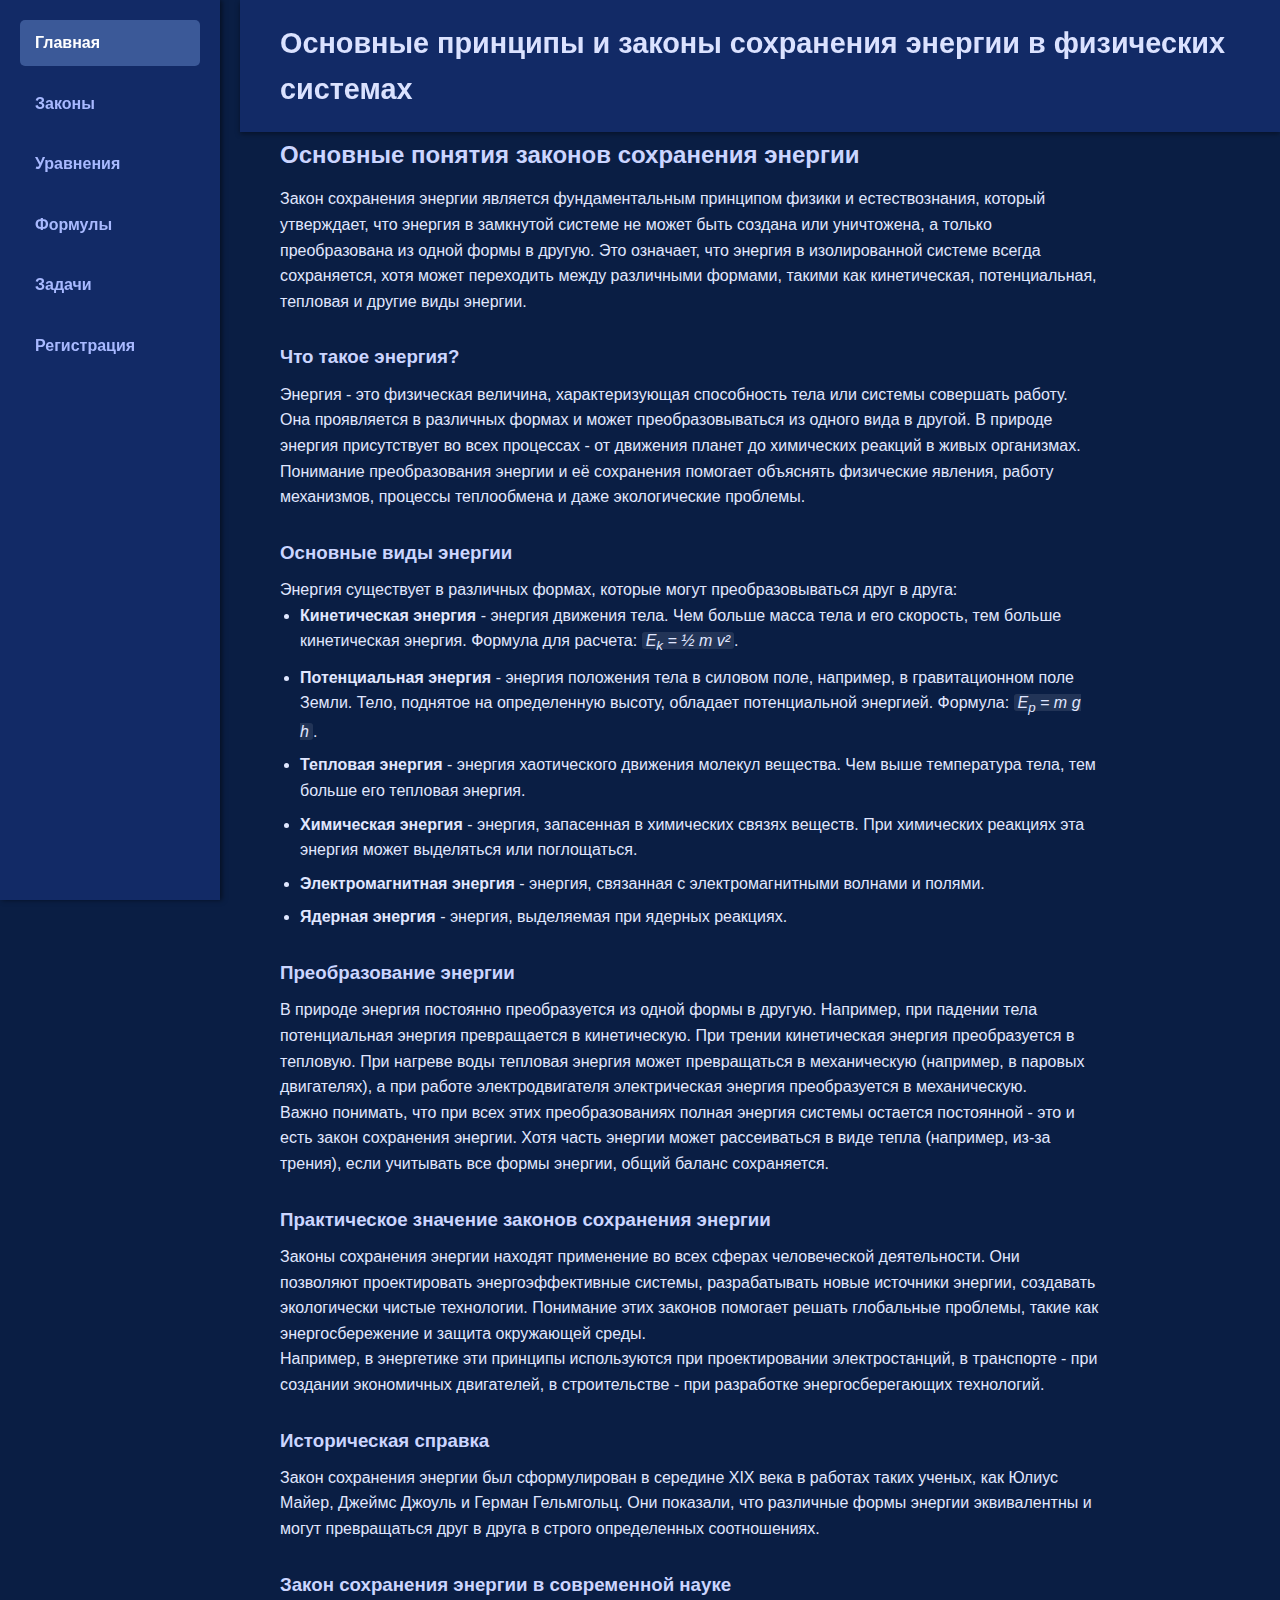
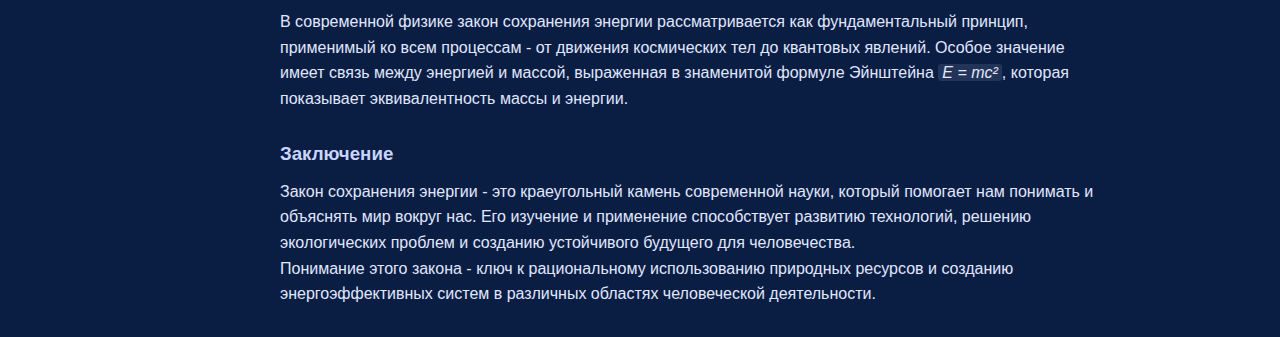
<file: index.html>
<!DOCTYPE html>
<html lang="ru">
<head>
  <meta charset="UTF-8" />
  <meta name="viewport" content="width=device-width, initial-scale=1" />
  <title>Главная - Основные законы сохранения энергии</title>
  <style>
    /* Сброс отступов и базовые настройки */
    * {
      box-sizing: border-box;
      margin: 0;
      padding: 0;
      font-family: 'Segoe UI', Tahoma, Geneva, Verdana, sans-serif;
    }

    body {
      display: flex;
      min-height: 100vh;
      background-color: #0a1e44; /* тёмно-синий фон */
      color: #e0e7ff; /* светлый текст */
      line-height: 1.6;
    }

    /* Боковая панель */
    nav.sidebar {
      width: 220px;
      background-color: #122a66;
      padding: 20px;
      display: flex;
      flex-direction: column;
      gap: 15px;
      position: fixed;
      top: 0;
      left: 0;
      height: 100vh;
      overflow-y: auto;
      box-shadow: 2px 0 5px rgba(0,0,0,0.5);
      z-index: 1000;
    }

    nav.sidebar a {
      color: #a8b9ff;
      text-decoration: none;
      padding: 10px 15px;
      border-radius: 5px;
      transition: background-color 0.3s, color 0.3s;
      font-weight: 600;
    }

    nav.sidebar a:hover,
    nav.sidebar a.active {
      background-color: #3b5998;
      color: #fff;
    }

    /* Основной контент */
    main {
      margin-left: 240px; /* ширина sidebar + отступ */
      padding: 30px 40px;
      max-width: 900px;
    }

    header {
      margin-bottom: 30px;
      padding-left: 240px; /* чтобы заголовок не был под sidebar */
      background-color: #122a66;
      box-shadow: 0 2px 5px rgba(0,0,0,0.4);
      padding: 20px 40px;
      position: fixed;
      top: 0;
      left: 240px;
      right: 0;
      z-index: 900;
    }

    header h1 {
      font-size: 1.8rem;
      color: #dbe2ff;
    }

    /* Отступ сверху для main, чтобы не перекрывался fixed header */
    main {
      padding-top: 100px;
    }

    h2, h3 {
      color: #cbd5ff;
      margin-top: 1.5em;
      margin-bottom: 0.5em;
    }

    ul {
      margin-left: 20px;
      margin-bottom: 1em;
    }

    ul li {
      margin-bottom: 0.5em;
    }

    em {
      font-style: italic;
      background-color: rgba(255 255 255 / 0.1);
      padding: 0 4px;
      border-radius: 3px;
    }

    /* Стили для ссылок в списке */
    nav.sidebar ul {
      list-style: none;
      padding: 0;
    }

    /* Мобильная адаптация */
    @media (max-width: 768px) {
      body {
        flex-direction: column;
      }

      nav.sidebar {
        position: relative;
        width: 100%;
        height: auto;
        flex-direction: row;
        overflow-x: auto;
        padding: 10px 5px;
      }

      nav.sidebar a {
        flex: 1 0 auto;
        text-align: center;
        padding: 10px 5px;
        font-size: 0.9rem;
      }

      header {
        position: relative;
        padding-left: 20px;
        left: 0;
        top: 0;
        box-shadow: none;
      }

      main {
        margin-left: 0;
        padding: 20px;
        padding-top: 40px;
      }
    }
  </style>
</head>
<body>
  <nav class="sidebar" aria-label="Основная навигация">
    <a href="index.html" class="active">Главная</a>
    <a href="laws.html">Законы</a>
    <a href="equations.html">Уравнения</a>
    <a href="formulas.html">Формулы</a>
    <a href="tasks.html">Задачи</a>
    <a href="registration.html">Регистрация</a>
  </nav>

  <header>
    <h1>Основные принципы и законы сохранения энергии в физических системах</h1>
  </header>

  <main>
    <h2>Основные понятия законов сохранения энергии</h2>

    <p>Закон сохранения энергии является фундаментальным принципом физики и естествознания, который утверждает, что энергия в замкнутой системе не может быть создана или уничтожена, а только преобразована из одной формы в другую. Это означает, что энергия в изолированной системе всегда сохраняется, хотя может переходить между различными формами, такими как кинетическая, потенциальная, тепловая и другие виды энергии.</p>

    <h3>Что такое энергия?</h3>
    <p>Энергия - это физическая величина, характеризующая способность тела или системы совершать работу. Она проявляется в различных формах и может преобразовываться из одного вида в другой. В природе энергия присутствует во всех процессах - от движения планет до химических реакций в живых организмах. Понимание преобразования энергии и её сохранения помогает объяснять физические явления, работу механизмов, процессы теплообмена и даже экологические проблемы.</p>

    <h3>Основные виды энергии</h3>
    <p>Энергия существует в различных формах, которые могут преобразовываться друг в друга:</p>
    <ul>
      <li><strong>Кинетическая энергия</strong> - энергия движения тела. Чем больше масса тела и его скорость, тем больше кинетическая энергия. Формула для расчета: <em>E<sub>k</sub> = ½ m v²</em>.</li>
      <li><strong>Потенциальная энергия</strong> - энергия положения тела в силовом поле, например, в гравитационном поле Земли. Тело, поднятое на определенную высоту, обладает потенциальной энергией. Формула: <em>E<sub>p</sub> = m g h</em>.</li>
      <li><strong>Тепловая энергия</strong> - энергия хаотического движения молекул вещества. Чем выше температура тела, тем больше его тепловая энергия.</li>
      <li><strong>Химическая энергия</strong> - энергия, запасенная в химических связях веществ. При химических реакциях эта энергия может выделяться или поглощаться.</li>
      <li><strong>Электромагнитная энергия</strong> - энергия, связанная с электромагнитными волнами и полями.</li>
      <li><strong>Ядерная энергия</strong> - энергия, выделяемая при ядерных реакциях.</li>
    </ul>

    <h3>Преобразование энергии</h3>
    <p>В природе энергия постоянно преобразуется из одной формы в другую. Например, при падении тела потенциальная энергия превращается в кинетическую. При трении кинетическая энергия преобразуется в тепловую. При нагреве воды тепловая энергия может превращаться в механическую (например, в паровых двигателях), а при работе электродвигателя электрическая энергия преобразуется в механическую.</p>
    <p>Важно понимать, что при всех этих преобразованиях полная энергия системы остается постоянной - это и есть закон сохранения энергии. Хотя часть энергии может рассеиваться в виде тепла (например, из-за трения), если учитывать все формы энергии, общий баланс сохраняется.</p>

    <h3>Практическое значение законов сохранения энергии</h3>
    <p>Законы сохранения энергии находят применение во всех сферах человеческой деятельности. Они позволяют проектировать энергоэффективные системы, разрабатывать новые источники энергии, создавать экологически чистые технологии. Понимание этих законов помогает решать глобальные проблемы, такие как энергосбережение и защита окружающей среды.</p>
    <p>Например, в энергетике эти принципы используются при проектировании электростанций, в транспорте - при создании экономичных двигателей, в строительстве - при разработке энергосберегающих технологий.</p>

    <h3>Историческая справка</h3>
    <p>Закон сохранения энергии был сформулирован в середине XIX века в работах таких ученых, как Юлиус Майер, Джеймс Джоуль и Герман Гельмгольц. Они показали, что различные формы энергии эквивалентны и могут превращаться друг в друга в строго определенных соотношениях.</p>

    <h3>Закон сохранения энергии в современной науке</h3>
    <p>В современной физике закон сохранения энергии рассматривается как фундаментальный принцип, применимый ко всем процессам - от движения космических тел до квантовых явлений. Особое значение имеет связь между энергией и массой, выраженная в знаменитой формуле Эйнштейна <em>E = mc²</em>, которая показывает эквивалентность массы и энергии.</p>

    <h3>Заключение</h3>
    <p>Закон сохранения энергии - это краеугольный камень современной науки, который помогает нам понимать и объяснять мир вокруг нас. Его изучение и применение способствует развитию технологий, решению экологических проблем и созданию устойчивого будущего для человечества.</p>
    <p>Понимание этого закона - ключ к рациональному использованию природных ресурсов и созданию энергоэффективных систем в различных областях человеческой деятельности.</p>
  </main>
</body>
</html>
</file>
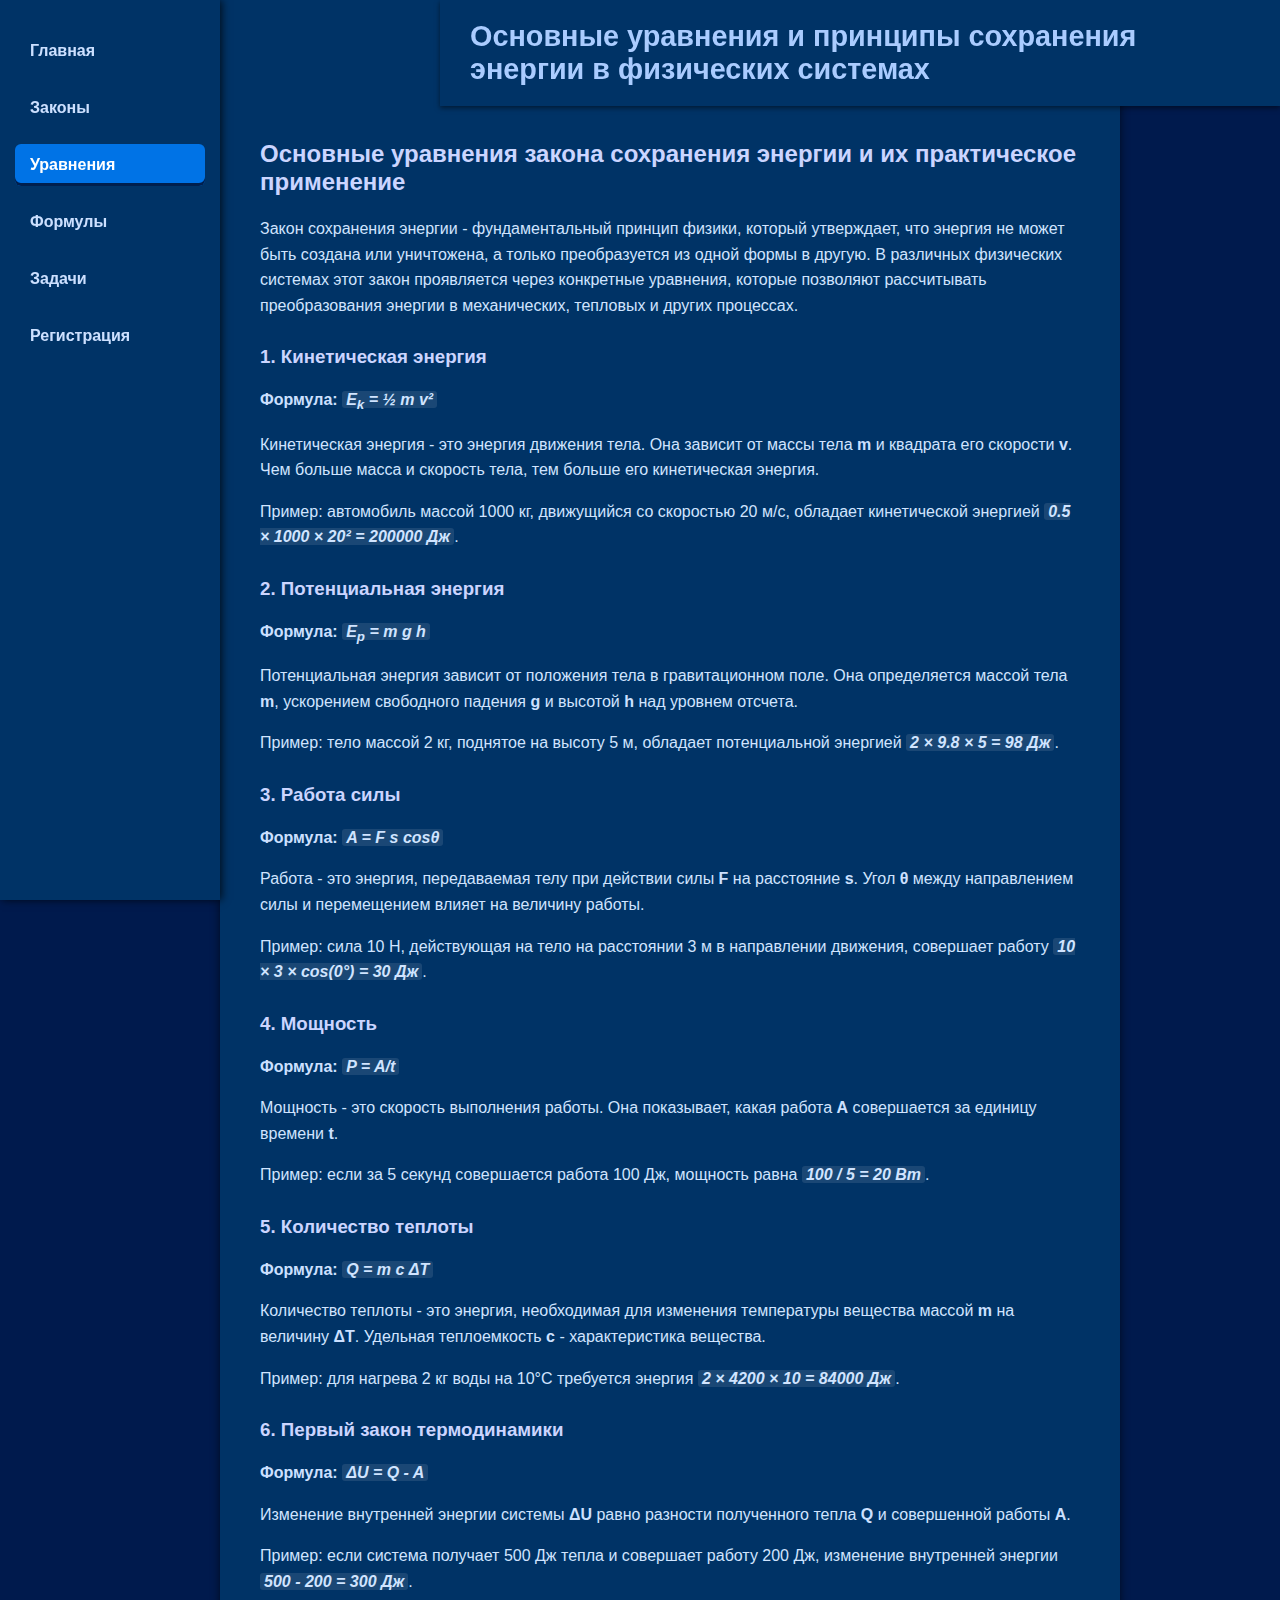
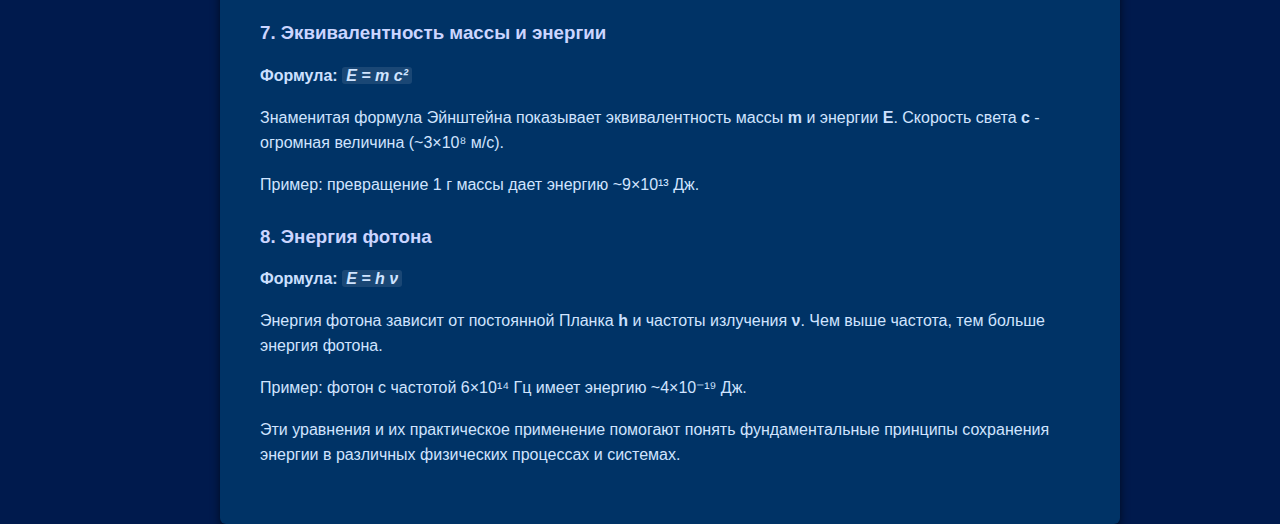
<file: equations.html>
<!DOCTYPE html>
<html lang="ru">
<head>
  <meta charset="UTF-8" />
  <meta name="viewport" content="width=device-width, initial-scale=1" />
  <title>Уравнения - Основные законы сохранения энергии</title>
  <style>
    /* Сброс и базовые стили */
    * {
      box-sizing: border-box;
    }

    body {
      margin: 0;
      padding: 0;
      font-family: Arial, sans-serif;
      background-color: #001a4d; /* темно-синий фон */
      color: #e0e7ff;
      display: flex;
      min-height: 100vh;
    }

    /* Боковая панель */
    nav.sidebar {
      position: fixed;
      top: 0;
      left: 0;
      width: 220px;
      height: 100vh;
      background-color: #003366;
      box-shadow: 2px 0 8px rgba(0,0,0,0.7);
      padding: 30px 15px;
      display: flex;
      flex-direction: column;
      gap: 15px;
      z-index: 1000;
      overflow-y: auto;
    }

    nav.sidebar a {
      color: #cce0ff;
      text-decoration: none;
      font-weight: 600;
      padding: 12px 15px;
      border-radius: 6px;
      transition: background-color 0.3s, color 0.3s;
      display: block;
    }

    nav.sidebar a:hover,
    nav.sidebar a.active {
      background-color: #0073e6;
      color: #fff;
      font-weight: 700;
      box-shadow: inset 0 -3px 0 #001f4d;
    }

    /* Заголовок */
    header {
      margin-left: 220px; /* сдвиг справа от панели */
      background-color: #003366;
      padding: 20px 30px;
      box-shadow: 0 2px 5px rgba(0,0,0,0.5);
      position: fixed;
      top: 0;
      left: 220px;
      right: 0;
      z-index: 900;
    }

    header h1 {
      margin: 0;
      font-size: 1.8rem;
      color: #aaccff;
    }

    /* Основной контент */
    main {
      margin-left: 220px;
      padding: 140px 40px 40px 40px; /* сверху отступ для header */
      max-width: 900px;
      background-color: #003366;
      border-radius: 0 6px 6px 6px;
      box-shadow: 0 4px 10px rgba(0,0,0,0.6);
      color: #d0e4ff;
    }

    h2 {
      margin-top: 0;
      color: #cbd5ff;
    }

    h3 {
      margin-top: 1.5em;
      color: #cbd5ff;
    }

    p, ul {
      line-height: 1.6;
      font-size: 16px;
      color: #d0e4ff;
    }

    ul {
      padding-left: 20px;
      color: #aaddff;
    }

    strong {
      color: #cce0ff;
    }

    em {
      font-style: italic;
      background-color: rgba(255 255 255 / 0.1);
      padding: 0 4px;
      border-radius: 3px;
    }

    /* Стили для формул */
    section p strong,
    section p em {
      font-weight: 600;
    }

    /* Ссылки */
    a {
      color: #99ccff;
    }

    a:hover {
      color: #cce0ff;
    }

    /* Адаптивность */
    @media (max-width: 900px) {
      body {
        flex-direction: column;
      }

      nav.sidebar {
        position: relative;
        width: 100%;
        height: auto;
        flex-direction: row;
        padding: 10px 0;
        box-shadow: none;
        overflow-x: auto;
        gap: 10px;
      }

      nav.sidebar a {
        flex: 1 0 auto;
        text-align: center;
        padding: 10px 5px;
        font-size: 14px;
      }

      header {
        margin-left: 0;
        position: relative;
        padding: 20px 15px;
      }

      main {
        margin-left: 0;
        padding: 20px 15px 40px 15px;
        max-width: 100%;
      }
    }
  </style>
</head>
<body>
  <nav class="sidebar" aria-label="Основная навигация">
    <a href="index.html">Главная</a>
    <a href="laws.html">Законы</a>
    <a href="equations.html" class="active">Уравнения</a>
    <a href="formulas.html">Формулы</a>
    <a href="tasks.html">Задачи</a>
    <a href="registration.html">Регистрация</a>
  </nav>

  <header>
    <h1>Основные уравнения и принципы сохранения энергии в физических системах</h1>
  </header>

  <main>
    <h2>Основные уравнения закона сохранения энергии и их практическое применение</h2>
    <p>Закон сохранения энергии - фундаментальный принцип физики, который утверждает, что энергия не может быть создана или уничтожена, а только преобразуется из одной формы в другую. В различных физических системах этот закон проявляется через конкретные уравнения, которые позволяют рассчитывать преобразования энергии в механических, тепловых и других процессах.</p>

    <section>
      <h3>1. Кинетическая энергия</h3>
      <p><strong>Формула:</strong> <em>E<sub>k</sub> = ½ m v²</em></p>
      <p>Кинетическая энергия - это энергия движения тела. Она зависит от массы тела <strong>m</strong> и квадрата его скорости <strong>v</strong>. Чем больше масса и скорость тела, тем больше его кинетическая энергия.</p>
      <p>Пример: автомобиль массой 1000 кг, движущийся со скоростью 20 м/с, обладает кинетической энергией <em>0.5 × 1000 × 20² = 200000 Дж</em>.</p>
    </section>

    <section>
      <h3>2. Потенциальная энергия</h3>
      <p><strong>Формула:</strong> <em>E<sub>p</sub> = m g h</em></p>
      <p>Потенциальная энергия зависит от положения тела в гравитационном поле. Она определяется массой тела <strong>m</strong>, ускорением свободного падения <strong>g</strong> и высотой <strong>h</strong> над уровнем отсчета.</p>
      <p>Пример: тело массой 2 кг, поднятое на высоту 5 м, обладает потенциальной энергией <em>2 × 9.8 × 5 = 98 Дж</em>.</p>
    </section>

    <section>
      <h3>3. Работа силы</h3>
      <p><strong>Формула:</strong> <em>A = F s cosθ</em></p>
      <p>Работа - это энергия, передаваемая телу при действии силы <strong>F</strong> на расстояние <strong>s</strong>. Угол <strong>θ</strong> между направлением силы и перемещением влияет на величину работы.</p>
      <p>Пример: сила 10 Н, действующая на тело на расстоянии 3 м в направлении движения, совершает работу <em>10 × 3 × cos(0°) = 30 Дж</em>.</p>
    </section>

    <section>
      <h3>4. Мощность</h3>
      <p><strong>Формула:</strong> <em>P = A/t</em></p>
      <p>Мощность - это скорость выполнения работы. Она показывает, какая работа <strong>A</strong> совершается за единицу времени <strong>t</strong>.</p>
      <p>Пример: если за 5 секунд совершается работа 100 Дж, мощность равна <em>100 / 5 = 20 Вт</em>.</p>
    </section>

    <section>
      <h3>5. Количество теплоты</h3>
      <p><strong>Формула:</strong> <em>Q = m c ΔT</em></p>
      <p>Количество теплоты - это энергия, необходимая для изменения температуры вещества массой <strong>m</strong> на величину <strong>ΔT</strong>. Удельная теплоемкость <strong>c</strong> - характеристика вещества.</p>
      <p>Пример: для нагрева 2 кг воды на 10°C требуется энергия <em>2 × 4200 × 10 = 84000 Дж</em>.</p>
    </section>

    <section>
      <h3>6. Первый закон термодинамики</h3>
      <p><strong>Формула:</strong> <em>ΔU = Q - A</em></p>
      <p>Изменение внутренней энергии системы <strong>ΔU</strong> равно разности полученного тепла <strong>Q</strong> и совершенной работы <strong>A</strong>.</p>
      <p>Пример: если система получает 500 Дж тепла и совершает работу 200 Дж, изменение внутренней энергии <em>500 - 200 = 300 Дж</em>.</p>
    </section>

    <section>
      <h3>7. Эквивалентность массы и энергии</h3>
      <p><strong>Формула:</strong> <em>E = m c²</em></p>
      <p>Знаменитая формула Эйнштейна показывает эквивалентность массы <strong>m</strong> и энергии <strong>E</strong>. Скорость света <strong>c</strong> - огромная величина (~3×10⁸ м/с).</p>
      <p>Пример: превращение 1 г массы дает энергию ~9×10¹³ Дж.</p>
    </section>

    <section>
      <h3>8. Энергия фотона</h3>
      <p><strong>Формула:</strong> <em>E = h ν</em></p>
      <p>Энергия фотона зависит от постоянной Планка <strong>h</strong> и частоты излучения <strong>ν</strong>. Чем выше частота, тем больше энергия фотона.</p>
      <p>Пример: фотон с частотой 6×10¹⁴ Гц имеет энергию ~4×10⁻¹⁹ Дж.</p>
    </section>

    <p>Эти уравнения и их практическое применение помогают понять фундаментальные принципы сохранения энергии в различных физических процессах и системах.</p>
  </main>
</body>
</html>
</file>
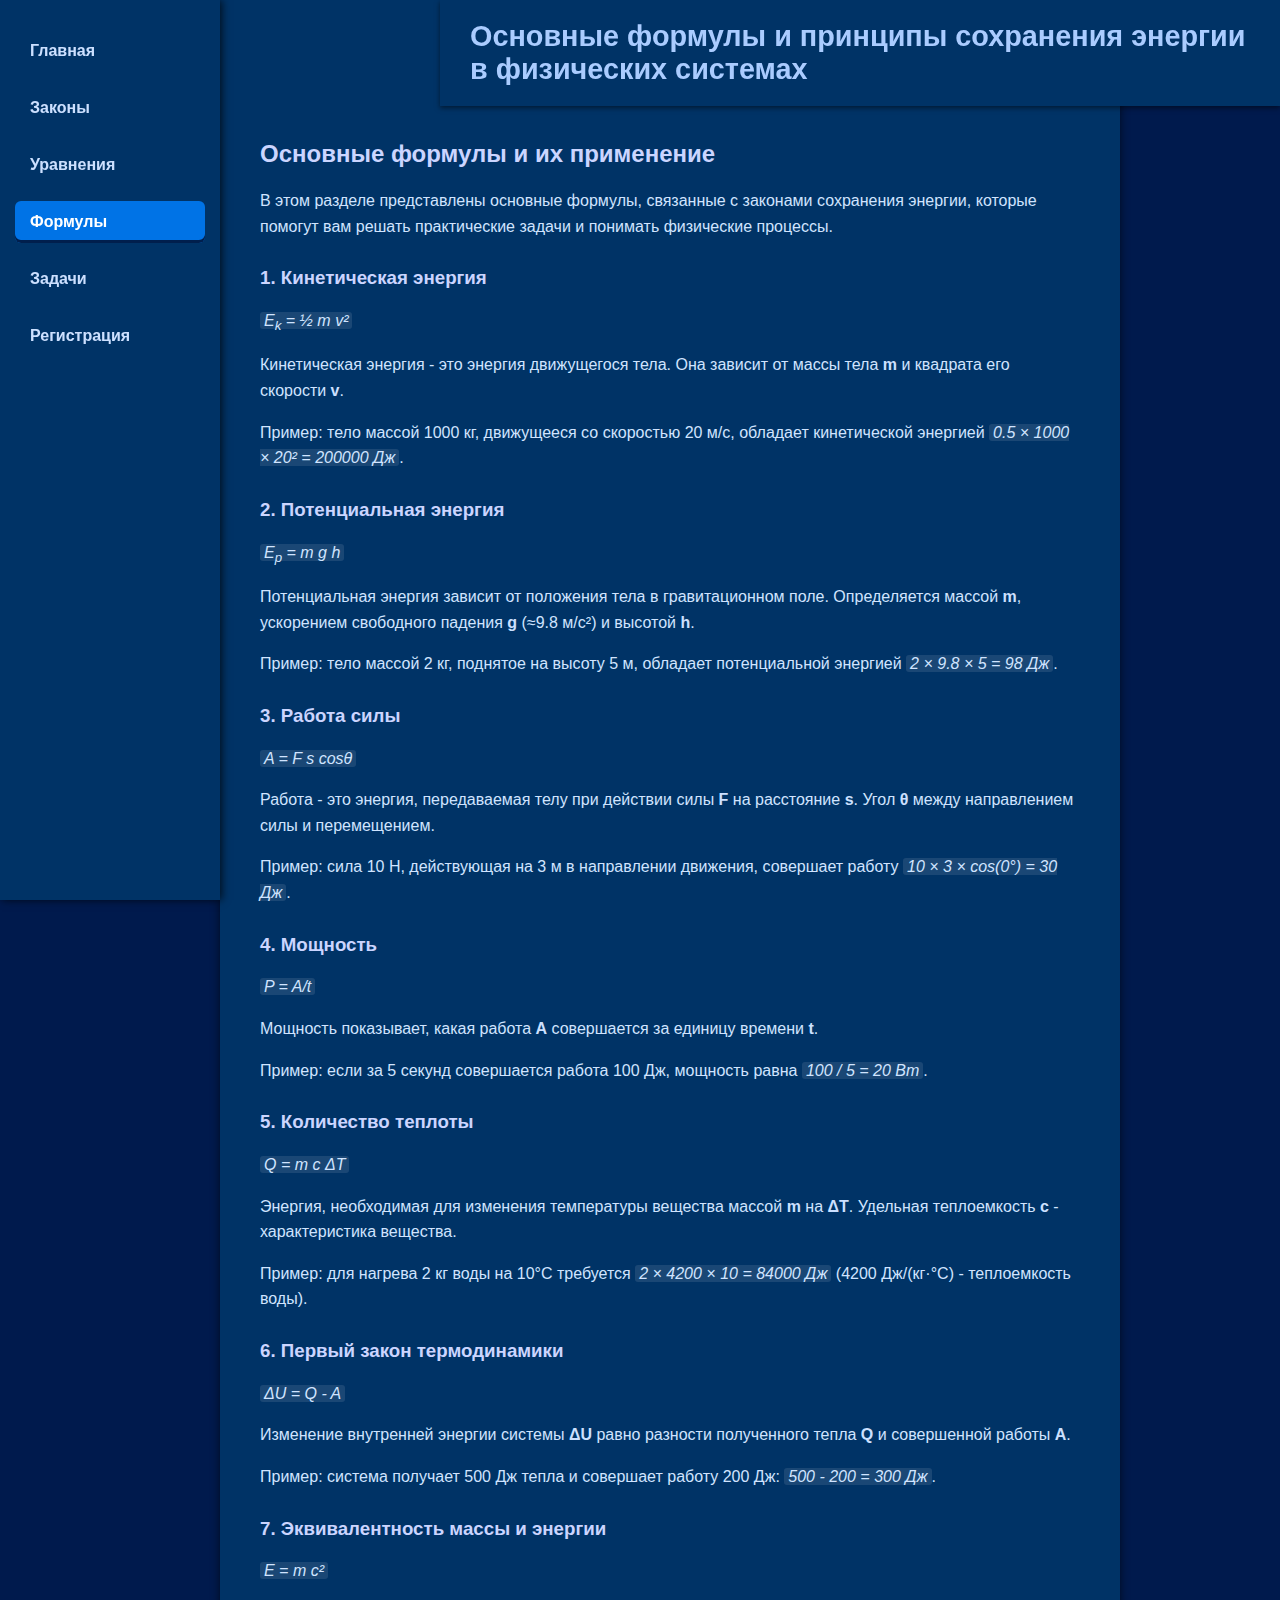
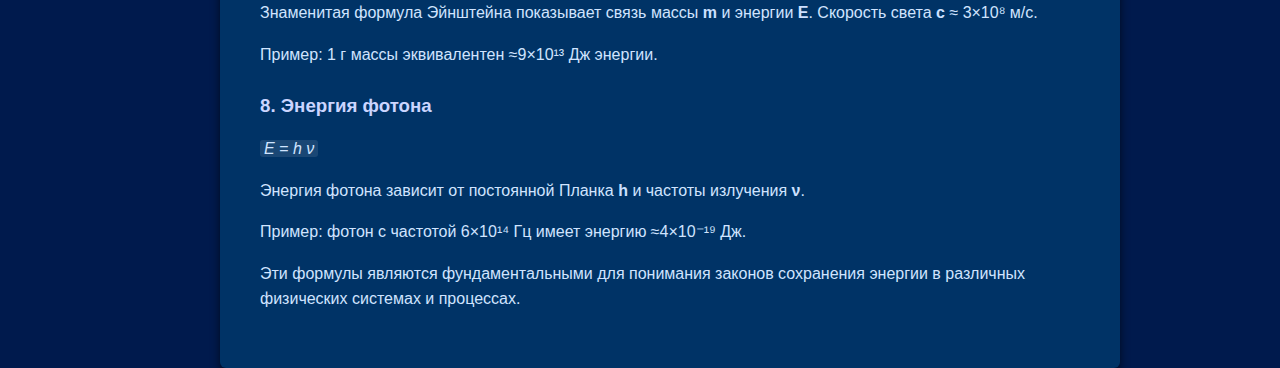
<file: formulas.html>
<!DOCTYPE html>
<html lang="ru">
<head>
  <meta charset="UTF-8" />
  <meta name="viewport" content="width=device-width, initial-scale=1" />
  <title>Формулы - Основные законы сохранения энергии</title>
  <style>
    /* Сброс и базовые стили */
    * {
      box-sizing: border-box;
    }

    body {
      margin: 0;
      padding: 0;
      font-family: Arial, sans-serif;
      background-color: #001a4d; /* темно-синий фон */
      color: #e0e7ff;
      display: flex;
      min-height: 100vh;
    }

    /* Боковая панель */
    nav.sidebar {
      position: fixed;
      top: 0;
      left: 0;
      width: 220px;
      height: 100vh;
      background-color: #003366;
      box-shadow: 2px 0 8px rgba(0,0,0,0.7);
      padding: 30px 15px;
      display: flex;
      flex-direction: column;
      gap: 15px;
      z-index: 1000;
      overflow-y: auto;
    }

    nav.sidebar a {
      color: #cce0ff;
      text-decoration: none;
      font-weight: 600;
      padding: 12px 15px;
      border-radius: 6px;
      transition: background-color 0.3s, color 0.3s;
      display: block;
    }

    nav.sidebar a:hover,
    nav.sidebar a.active {
      background-color: #0073e6;
      color: #fff;
      font-weight: 700;
      box-shadow: inset 0 -3px 0 #001f4d;
    }

    /* Заголовок */
    header {
      margin-left: 220px; /* сдвиг справа от панели */
      background-color: #003366;
      padding: 20px 30px;
      box-shadow: 0 2px 5px rgba(0,0,0,0.5);
      position: fixed;
      top: 0;
      left: 220px;
      right: 0;
      z-index: 900;
    }

    header h1 {
      margin: 0;
      font-size: 1.8rem;
      color: #aaccff;
    }

    /* Основной контент */
    main {
      margin-left: 220px;
      padding: 140px 40px 40px 40px; /* сверху отступ для header */
      max-width: 900px;
      background-color: #003366;
      border-radius: 0 6px 6px 6px;
      box-shadow: 0 4px 10px rgba(0,0,0,0.6);
      color: #d0e4ff;
    }

    h2 {
      margin-top: 0;
      color: #cbd5ff;
    }

    h3 {
      margin-top: 1.5em;
      color: #cbd5ff;
    }

    p, ul {
      line-height: 1.6;
      font-size: 16px;
      color: #d0e4ff;
    }

    ul {
      padding-left: 20px;
      color: #aaddff;
    }

    strong {
      color: #cce0ff;
    }

    em {
      font-style: italic;
      background-color: rgba(255 255 255 / 0.1);
      padding: 0 4px;
      border-radius: 3px;
    }

    /* Ссылки */
    a {
      color: #99ccff;
    }

    a:hover {
      color: #cce0ff;
    }

    /* Адаптивность */
    @media (max-width: 900px) {
      body {
        flex-direction: column;
      }

      nav.sidebar {
        position: relative;
        width: 100%;
        height: auto;
        flex-direction: row;
        padding: 10px 0;
        box-shadow: none;
        overflow-x: auto;
        gap: 10px;
      }

      nav.sidebar a {
        flex: 1 0 auto;
        text-align: center;
        padding: 10px 5px;
        font-size: 14px;
      }

      header {
        margin-left: 0;
        position: relative;
        padding: 20px 15px;
      }

      main {
        margin-left: 0;
        padding: 20px 15px 40px 15px;
        max-width: 100%;
      }
    }
  </style>
</head>
<body>
  <nav class="sidebar" aria-label="Основная навигация">
    <a href="index.html">Главная</a>
    <a href="laws.html">Законы</a>
    <a href="equations.html">Уравнения</a>
    <a href="formulas.html" class="active">Формулы</a>
    <a href="tasks.html">Задачи</a>
    <a href="registration.html">Регистрация</a>
  </nav>

  <header>
    <h1>Основные формулы и принципы сохранения энергии в физических системах</h1>
  </header>

  <main>
    <h2>Основные формулы и их применение</h2>
    <p>В этом разделе представлены основные формулы, связанные с законами сохранения энергии, которые помогут вам решать практические задачи и понимать физические процессы.</p>

    <section>
      <h3>1. Кинетическая энергия</h3>
      <p><em>E<sub>k</sub> = ½ m v²</em></p>
      <p>Кинетическая энергия - это энергия движущегося тела. Она зависит от массы тела <strong>m</strong> и квадрата его скорости <strong>v</strong>.</p>
      <p>Пример: тело массой 1000 кг, движущееся со скоростью 20 м/с, обладает кинетической энергией <em>0.5 × 1000 × 20² = 200000 Дж</em>.</p>
    </section>

    <section>
      <h3>2. Потенциальная энергия</h3>
      <p><em>E<sub>p</sub> = m g h</em></p>
      <p>Потенциальная энергия зависит от положения тела в гравитационном поле. Определяется массой <strong>m</strong>, ускорением свободного падения <strong>g</strong> (≈9.8 м/с²) и высотой <strong>h</strong>.</p>
      <p>Пример: тело массой 2 кг, поднятое на высоту 5 м, обладает потенциальной энергией <em>2 × 9.8 × 5 = 98 Дж</em>.</p>
    </section>

    <section>
      <h3>3. Работа силы</h3>
      <p><em>A = F s cosθ</em></p>
      <p>Работа - это энергия, передаваемая телу при действии силы <strong>F</strong> на расстояние <strong>s</strong>. Угол <strong>θ</strong> между направлением силы и перемещением.</p>
      <p>Пример: сила 10 Н, действующая на 3 м в направлении движения, совершает работу <em>10 × 3 × cos(0°) = 30 Дж</em>.</p>
    </section>

    <section>
      <h3>4. Мощность</h3>
      <p><em>P = A/t</em></p>
      <p>Мощность показывает, какая работа <strong>A</strong> совершается за единицу времени <strong>t</strong>.</p>
      <p>Пример: если за 5 секунд совершается работа 100 Дж, мощность равна <em>100 / 5 = 20 Вт</em>.</p>
    </section>

    <section>
      <h3>5. Количество теплоты</h3>
      <p><em>Q = m c ΔT</em></p>
      <p>Энергия, необходимая для изменения температуры вещества массой <strong>m</strong> на <strong>ΔT</strong>. Удельная теплоемкость <strong>c</strong> - характеристика вещества.</p>
      <p>Пример: для нагрева 2 кг воды на 10°C требуется <em>2 × 4200 × 10 = 84000 Дж</em> (4200 Дж/(кг·°C) - теплоемкость воды).</p>
    </section>

    <section>
      <h3>6. Первый закон термодинамики</h3>
      <p><em>ΔU = Q - A</em></p>
      <p>Изменение внутренней энергии системы <strong>ΔU</strong> равно разности полученного тепла <strong>Q</strong> и совершенной работы <strong>A</strong>.</p>
      <p>Пример: система получает 500 Дж тепла и совершает работу 200 Дж: <em>500 - 200 = 300 Дж</em>.</p>
    </section>

    <section>
      <h3>7. Эквивалентность массы и энергии</h3>
      <p><em>E = m c²</em></p>
      <p>Знаменитая формула Эйнштейна показывает связь массы <strong>m</strong> и энергии <strong>E</strong>. Скорость света <strong>c</strong> ≈ 3×10⁸ м/с.</p>
      <p>Пример: 1 г массы эквивалентен ≈9×10¹³ Дж энергии.</p>
    </section>

    <section>
      <h3>8. Энергия фотона</h3>
      <p><em>E = h ν</em></p>
      <p>Энергия фотона зависит от постоянной Планка <strong>h</strong> и частоты излучения <strong>ν</strong>.</p>
      <p>Пример: фотон с частотой 6×10¹⁴ Гц имеет энергию ≈4×10⁻¹⁹ Дж.</p>
    </section>

    <p>Эти формулы являются фундаментальными для понимания законов сохранения энергии в различных физических системах и процессах.</p>
  </main>
</body>
</html>
</file>
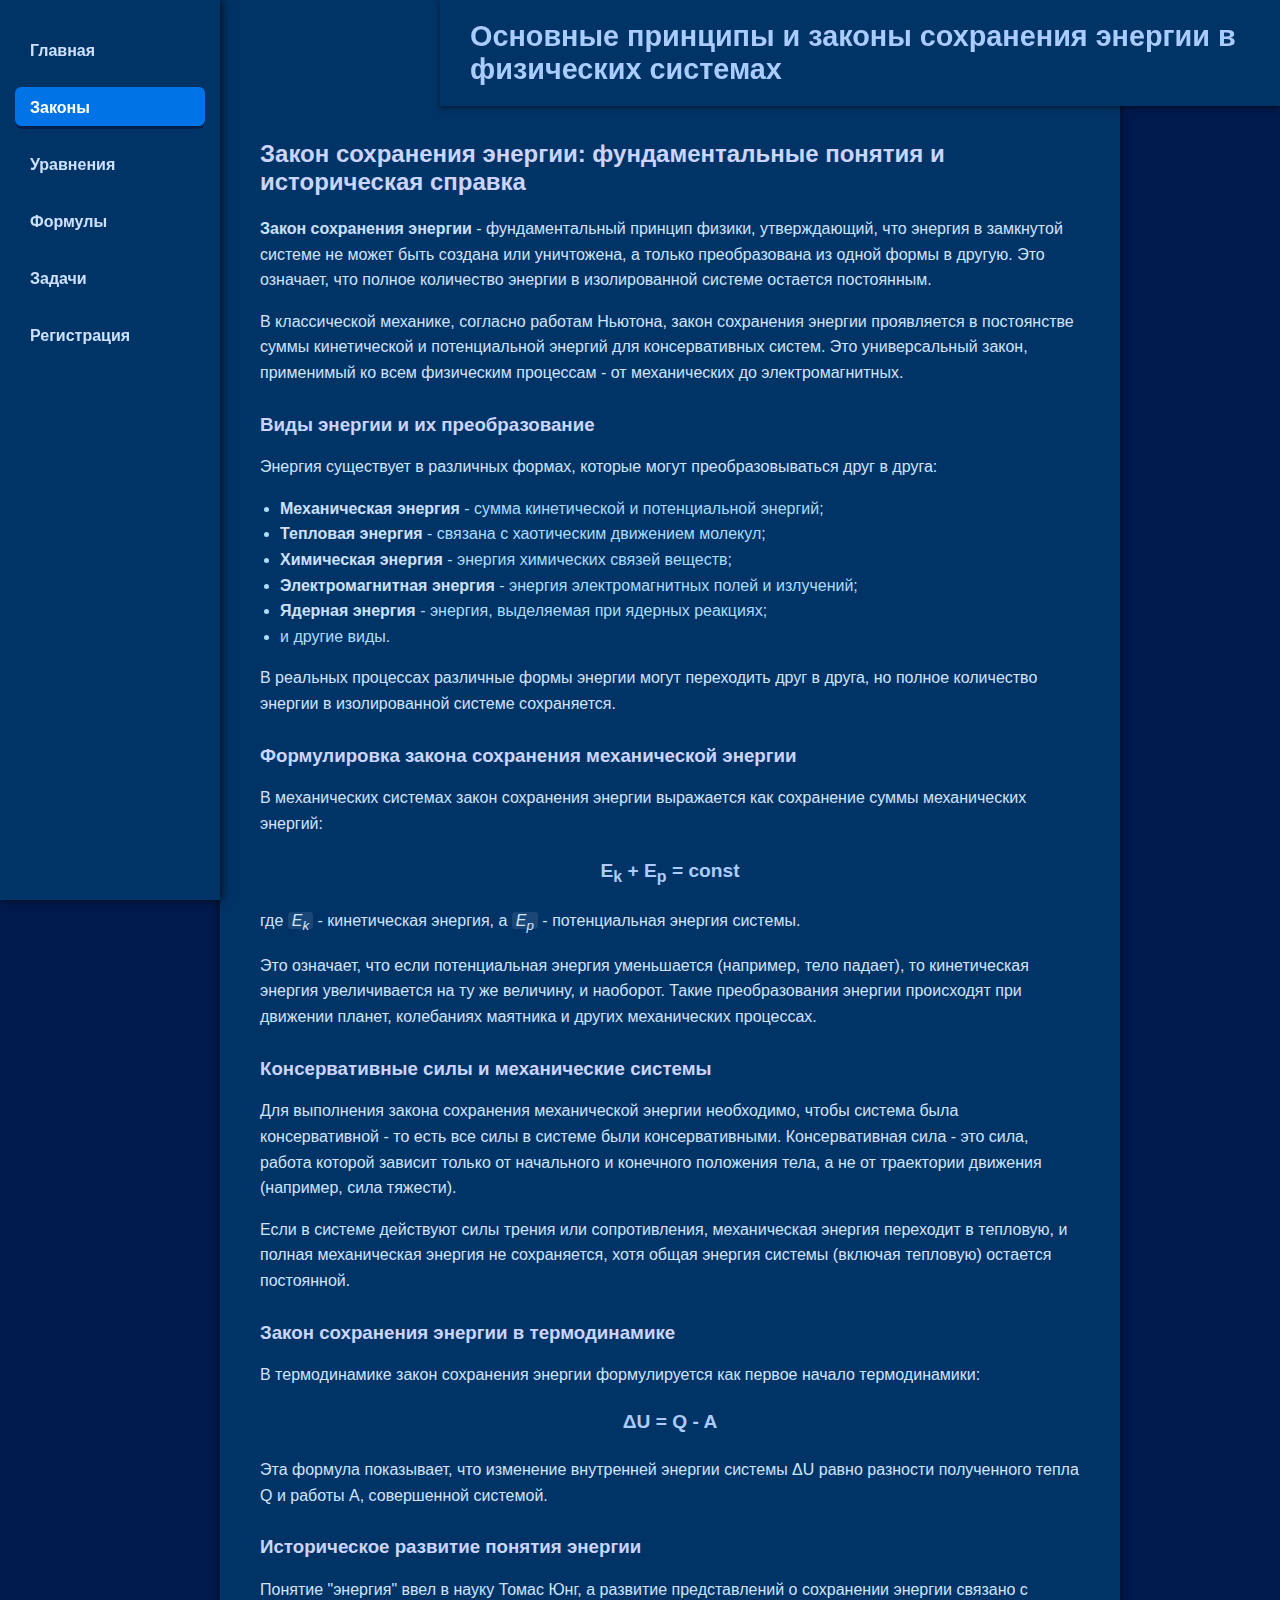
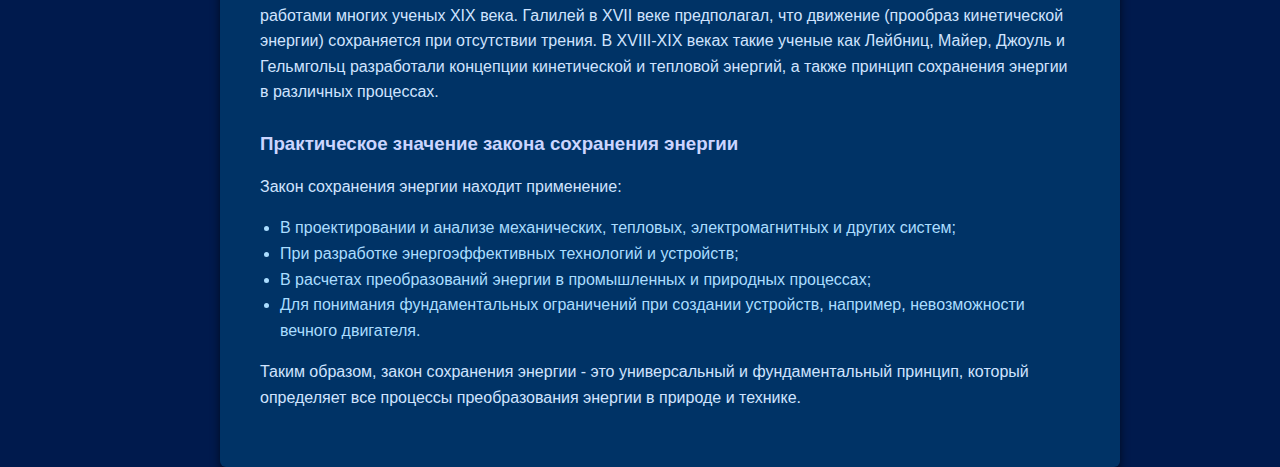
<file: laws.html>
<!DOCTYPE html>
<html lang="ru">
<head>
  <meta charset="UTF-8" />
  <meta name="viewport" content="width=device-width, initial-scale=1" />
  <title>Законы сохранения энергии - фундаментальный принцип</title>
  <style>
    /* Базовые стили и сброс */
    * {
      box-sizing: border-box;
    }

    body {
      margin: 0;
      padding: 0;
      font-family: Arial, sans-serif;
      background-color: #001a4d; /* темно-синий фон */
      color: #e0e7ff;
      display: flex;
      min-height: 100vh;
    }

    /* Боковая панель */
    nav.sidebar {
      position: fixed;
      top: 0;
      left: 0;
      width: 220px;
      height: 100vh;
      background-color: #003366;
      box-shadow: 2px 0 8px rgba(0,0,0,0.7);
      padding: 30px 15px;
      display: flex;
      flex-direction: column;
      gap: 15px;
      z-index: 1000;
      overflow-y: auto;
    }

    nav.sidebar a {
      color: #cce0ff;
      text-decoration: none;
      font-weight: 600;
      padding: 12px 15px;
      border-radius: 6px;
      transition: background-color 0.3s, color 0.3s;
      display: block;
    }

    nav.sidebar a:hover,
    nav.sidebar a.active {
      background-color: #0073e6;
      color: #fff;
      font-weight: 700;
      box-shadow: inset 0 -3px 0 #001f4d;
    }

    /* Заголовок */
    header {
      margin-left: 220px; /* сдвиг справа от панели */
      background-color: #003366;
      padding: 20px 30px;
      box-shadow: 0 2px 5px rgba(0,0,0,0.5);
      position: fixed;
      top: 0;
      left: 220px;
      right: 0;
      z-index: 900;
    }

    header h1 {
      margin: 0;
      font-size: 1.8rem;
      color: #aaccff;
    }

    /* Основной контент */
    main {
      margin-left: 220px;
      padding: 140px 40px 40px 40px; /* сверху отступ, чтобы не перекрывался header */
      max-width: 900px;
      background-color: #003366;
      border-radius: 0 6px 6px 6px;
      box-shadow: 0 4px 10px rgba(0,0,0,0.6);
    }

    h2 {
      margin-top: 0;
      color: #cbd5ff;
    }

    h3 {
      margin-top: 1.5em;
      color: #cbd5ff;
    }

    p, ul {
      line-height: 1.6;
      font-size: 16px;
      color: #d0e4ff;
    }

    ul {
      padding-left: 20px;
      color: #aaddff;
    }

    strong {
      color: #cce0ff;
    }

    em {
      font-style: italic;
      background-color: rgba(255 255 255 / 0.1);
      padding: 0 4px;
      border-radius: 3px;
    }

    /* Центрирование формул */
    p[style*="text-align:center"] {
      font-weight: bold;
      font-size: 1.2em;
      color: #aaccff;
      margin: 1em 0;
    }

    /* Ссылки */
    a {
      color: #99ccff;
    }

    a:hover {
      color: #cce0ff;
    }

    /* Адаптивность */
    @media (max-width: 900px) {
      body {
        flex-direction: column;
      }

      nav.sidebar {
        position: relative;
        width: 100%;
        height: auto;
        flex-direction: row;
        padding: 10px 0;
        box-shadow: none;
        overflow-x: auto;
        gap: 10px;
      }

      nav.sidebar a {
        flex: 1 0 auto;
        text-align: center;
        padding: 10px 5px;
        font-size: 14px;
      }

      header {
        margin-left: 0;
        position: relative;
        padding: 20px 15px;
      }

      main {
        margin-left: 0;
        padding: 20px 15px 40px 15px;
        max-width: 100%;
      }
    }
  </style>
</head>
<body>
  <nav class="sidebar" aria-label="Основная навигация">
    <a href="index.html">Главная</a>
    <a href="laws.html" class="active">Законы</a>
    <a href="equations.html">Уравнения</a>
    <a href="formulas.html">Формулы</a>
    <a href="tasks.html">Задачи</a>
    <a href="registration.html">Регистрация</a>
  </nav>

  <header>
    <h1>Основные принципы и законы сохранения энергии в физических системах</h1>
  </header>

  <main>
    <h2>Закон сохранения энергии: фундаментальные понятия и историческая справка</h2>

    <p><strong>Закон сохранения энергии</strong> - фундаментальный принцип физики, утверждающий, что энергия в замкнутой системе не может быть создана или уничтожена, а только преобразована из одной формы в другую. Это означает, что полное количество энергии в изолированной системе остается постоянным.</p>

    <p>В классической механике, согласно работам Ньютона, закон сохранения энергии проявляется в постоянстве суммы кинетической и потенциальной энергий для консервативных систем. Это универсальный закон, применимый ко всем физическим процессам - от механических до электромагнитных.</p>

    <h3>Виды энергии и их преобразование</h3>
    <p>Энергия существует в различных формах, которые могут преобразовываться друг в друга:</p>
    <ul>
      <li><strong>Механическая энергия</strong> - сумма кинетической и потенциальной энергий;</li>
      <li><strong>Тепловая энергия</strong> - связана с хаотическим движением молекул;</li>
      <li><strong>Химическая энергия</strong> - энергия химических связей веществ;</li>
      <li><strong>Электромагнитная энергия</strong> - энергия электромагнитных полей и излучений;</li>
      <li><strong>Ядерная энергия</strong> - энергия, выделяемая при ядерных реакциях;</li>
      <li>и другие виды.</li>
    </ul>
    <p>В реальных процессах различные формы энергии могут переходить друг в друга, но полное количество энергии в изолированной системе сохраняется.</p>

    <h3>Формулировка закона сохранения механической энергии</h3>
    <p>В механических системах закон сохранения энергии выражается как сохранение суммы механических энергий:</p>
    <p style="text-align:center; font-weight:bold; font-size:1.2em;">E<sub>k</sub> + E<sub>p</sub> = const</p>
    <p>где <em>E<sub>k</sub></em> - кинетическая энергия, а <em>E<sub>p</sub></em> - потенциальная энергия системы.</p>
    <p>Это означает, что если потенциальная энергия уменьшается (например, тело падает), то кинетическая энергия увеличивается на ту же величину, и наоборот. Такие преобразования энергии происходят при движении планет, колебаниях маятника и других механических процессах.</p>

    <h3>Консервативные силы и механические системы</h3>
    <p>Для выполнения закона сохранения механической энергии необходимо, чтобы система была консервативной - то есть все силы в системе были консервативными. Консервативная сила - это сила, работа которой зависит только от начального и конечного положения тела, а не от траектории движения (например, сила тяжести).</p>
    <p>Если в системе действуют силы трения или сопротивления, механическая энергия переходит в тепловую, и полная механическая энергия не сохраняется, хотя общая энергия системы (включая тепловую) остается постоянной.</p>

    <h3>Закон сохранения энергии в термодинамике</h3>
    <p>В термодинамике закон сохранения энергии формулируется как первое начало термодинамики:</p>
    <p style="text-align:center; font-weight:bold; font-size:1.2em;">ΔU = Q - A</p>
    <p>Эта формула показывает, что изменение внутренней энергии системы ΔU равно разности полученного тепла Q и работы A, совершенной системой.</p>

    <h3>Историческое развитие понятия энергии</h3>
    <p>Понятие "энергия" ввел в науку Томас Юнг, а развитие представлений о сохранении энергии связано с работами многих ученых XIX века. Галилей в XVII веке предполагал, что движение (прообраз кинетической энергии) сохраняется при отсутствии трения. В XVIII-XIX веках такие ученые как Лейбниц, Майер, Джоуль и Гельмгольц разработали концепции кинетической и тепловой энергий, а также принцип сохранения энергии в различных процессах.</p>

    <h3>Практическое значение закона сохранения энергии</h3>
    <p>Закон сохранения энергии находит применение:</p>
    <ul>
      <li>В проектировании и анализе механических, тепловых, электромагнитных и других систем;</li>
      <li>При разработке энергоэффективных технологий и устройств;</li>
      <li>В расчетах преобразований энергии в промышленных и природных процессах;</li>
      <li>Для понимания фундаментальных ограничений при создании устройств, например, невозможности вечного двигателя.</li>
    </ul>

    <p>Таким образом, закон сохранения энергии - это универсальный и фундаментальный принцип, который определяет все процессы преобразования энергии в природе и технике.</p>
  </main>
</body>
</html>
</file>
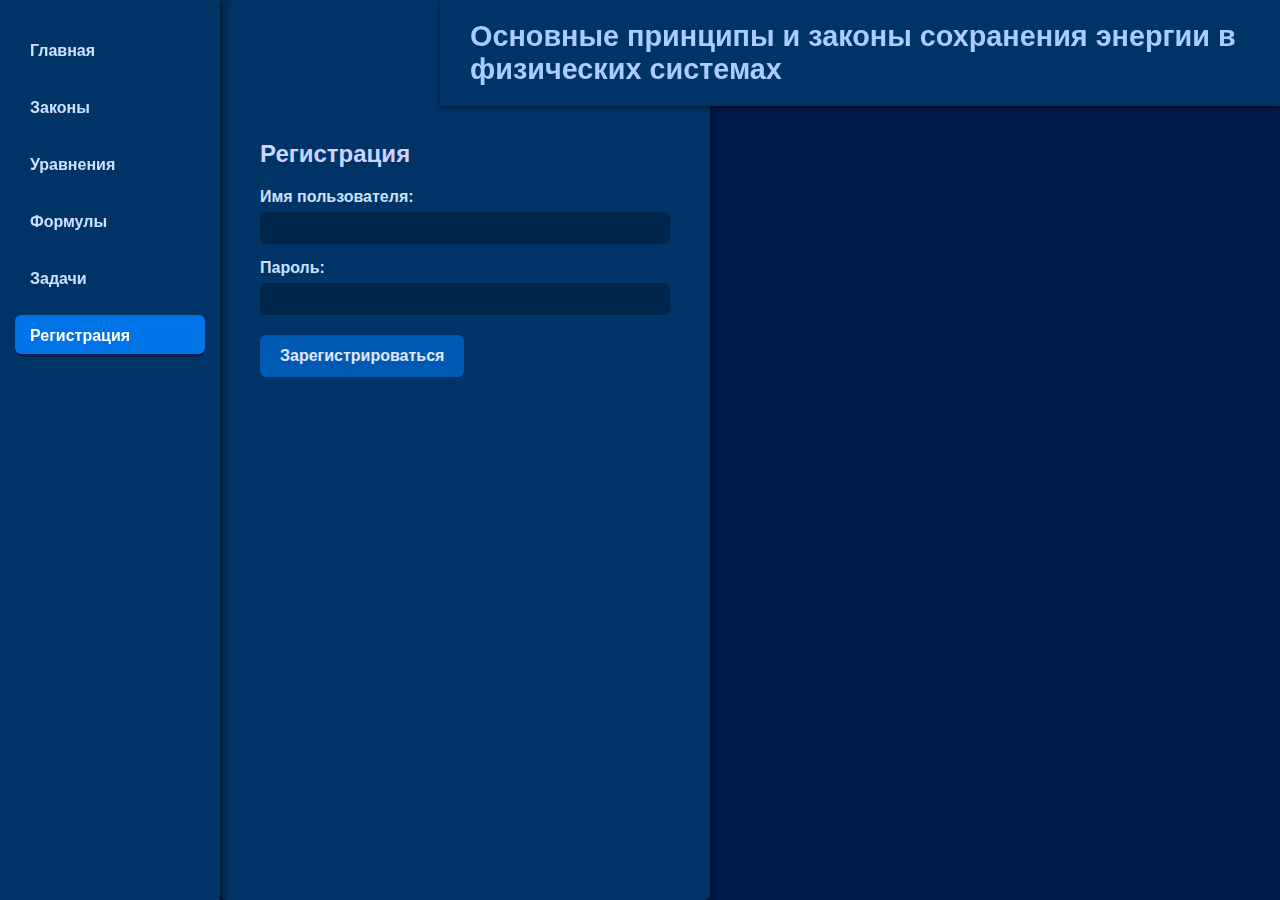
<file: registration.html>
<!DOCTYPE html>
<html lang="ru">
<head>
  <meta charset="UTF-8" />
  <meta name="viewport" content="width=device-width, initial-scale=1" />
  <title>Регистрация - Законы сохранения энергии</title>
  <style>
    /* Сброс и базовые стили */
    * {
      box-sizing: border-box;
    }

    body {
      margin: 0;
      padding: 0;
      font-family: Arial, sans-serif;
      background-color: #001a4d; /* темно-синий фон */
      color: #e0e7ff;
      display: flex;
      min-height: 100vh;
    }

    /* Боковая панель */
    nav.sidebar {
      position: fixed;
      top: 0;
      left: 0;
      width: 220px;
      height: 100vh;
      background-color: #003366;
      box-shadow: 2px 0 8px rgba(0,0,0,0.7);
      padding: 30px 15px;
      display: flex;
      flex-direction: column;
      gap: 15px;
      z-index: 1000;
      overflow-y: auto;
    }

    nav.sidebar a {
      color: #cce0ff;
      text-decoration: none;
      font-weight: 600;
      padding: 12px 15px;
      border-radius: 6px;
      transition: background-color 0.3s, color 0.3s;
      display: block;
    }

    nav.sidebar a:hover,
    nav.sidebar a.active {
      background-color: #0073e6;
      color: #fff;
      font-weight: 700;
      box-shadow: inset 0 -3px 0 #001f4d;
    }

    /* Заголовок */
    header {
      margin-left: 220px; /* сдвиг справа от панели */
      background-color: #003366;
      padding: 20px 30px;
      box-shadow: 0 2px 5px rgba(0,0,0,0.5);
      position: fixed;
      top: 0;
      left: 220px;
      right: 0;
      z-index: 900;
    }

    header h1 {
      margin: 0;
      font-size: 1.8rem;
      color: #aaccff;
    }

    /* Основной контент */
    main {
      margin-left: 220px;
      padding: 140px 40px 40px 40px; /* сверху отступ для header */
      max-width: 700px;
      background-color: #003366;
      border-radius: 0 6px 6px 6px;
      box-shadow: 0 4px 10px rgba(0,0,0,0.6);
      color: #d0e4ff;
    }

    h2 {
      margin-top: 0;
      color: #cbd5ff;
    }

    label {
      display: block;
      margin-top: 15px;
      font-weight: 600;
      color: #cce0ff;
    }

    input[type="text"],
    input[type="password"],
    textarea {
      width: 100%;
      padding: 8px 10px;
      margin-top: 6px;
      border-radius: 6px;
      border: none;
      font-size: 14px;
      box-sizing: border-box;
      background-color: #00264d;
      color: #d0e4ff;
      resize: vertical;
      transition: border-color 0.3s, background-color 0.3s;
    }

    textarea {
      height: 80px;
      margin-top: 10px;
    }

    button {
      margin-top: 20px;
      background-color: #0059b3;
      color: #e0e7ff;
      border: none;
      padding: 12px 20px;
      cursor: pointer;
      border-radius: 6px;
      font-size: 16px;
      font-weight: 700;
      transition: background-color 0.3s;
    }

    button:hover {
      background-color: #0073e6;
    }

    #userExamples {
      margin-top: 30px;
      background-color: #004080;
      padding: 20px;
      border-radius: 8px;
      box-shadow: 0 0 12px rgba(0, 102, 204, 0.6);
    }

    #userExamples h3 {
      margin-top: 0;
      color: #aaccff;
    }

    #examplesList {
      margin-top: 15px;
      list-style-type: disc;
      padding-left: 20px;
      color: #aaddff;
      max-height: 200px;
      overflow-y: auto;
    }

    #examplesList li {
      margin-bottom: 6px;
    }

    /* Адаптивность */
    @media (max-width: 900px) {
      body {
        flex-direction: column;
      }

      nav.sidebar {
        position: relative;
        width: 100%;
        height: auto;
        flex-direction: row;
        padding: 10px 0;
        box-shadow: none;
        overflow-x: auto;
        gap: 10px;
      }

      nav.sidebar a {
        flex: 1 0 auto;
        text-align: center;
        padding: 10px 5px;
        font-size: 14px;
      }

      header {
        margin-left: 0;
        position: relative;
        padding: 20px 15px;
      }

      main {
        margin-left: 0;
        padding: 20px 15px 40px 15px;
        max-width: 100%;
      }
    }
  </style>
</head>
<body>
  <nav class="sidebar" aria-label="Основная навигация">
    <a href="index.html">Главная</a>
    <a href="laws.html">Законы</a>
    <a href="equations.html">Уравнения</a>
    <a href="formulas.html">Формулы</a>
    <a href="tasks.html">Задачи</a>
    <a href="registration.html" class="active">Регистрация</a>
  </nav>

  <header>
    <h1>Основные принципы и законы сохранения энергии в физических системах</h1>
  </header>

  <main>
    <h2>Регистрация</h2>
    <form id="registrationForm">
      <label for="username">Имя пользователя:</label>
      <input type="text" id="username" name="username" required autocomplete="off" />

      <label for="password">Пароль:</label>
      <input type="password" id="password" name="password" required autocomplete="off" />

      <button type="submit">Зарегистрироваться</button>
    </form>

    <div id="userExamples" style="display:none;">
      <h3>Ваши примеры</h3>
      <textarea id="exampleInput" placeholder="Введите ваш пример..."></textarea>
      <button id="addExample">Добавить пример</button>
      <ul id="examplesList"></ul>
    </div>

    <script>
      document.getElementById('registrationForm').addEventListener('submit', function(event) {
        event.preventDefault();
        const username = this.username.value.trim();
        const password = this.password.value.trim();
        if (username && password) {
          alert(`Регистрация успешна, ${username}! Теперь вы можете добавить свои примеры.`);
          this.reset();
          document.getElementById('userExamples').style.display = 'block';
        }
      });

      document.getElementById('addExample').addEventListener('click', function() {
        const exampleInput = document.getElementById('exampleInput');
        const exampleText = exampleInput.value.trim();
        if (exampleText) {
          const li = document.createElement('li');
          li.textContent = exampleText;
          document.getElementById('examplesList').appendChild(li);
          exampleInput.value = '';
        } else {
          alert('Пожалуйста, введите пример.');
        }
      });
    </script>
  </main>
</body>
</html>
</file>
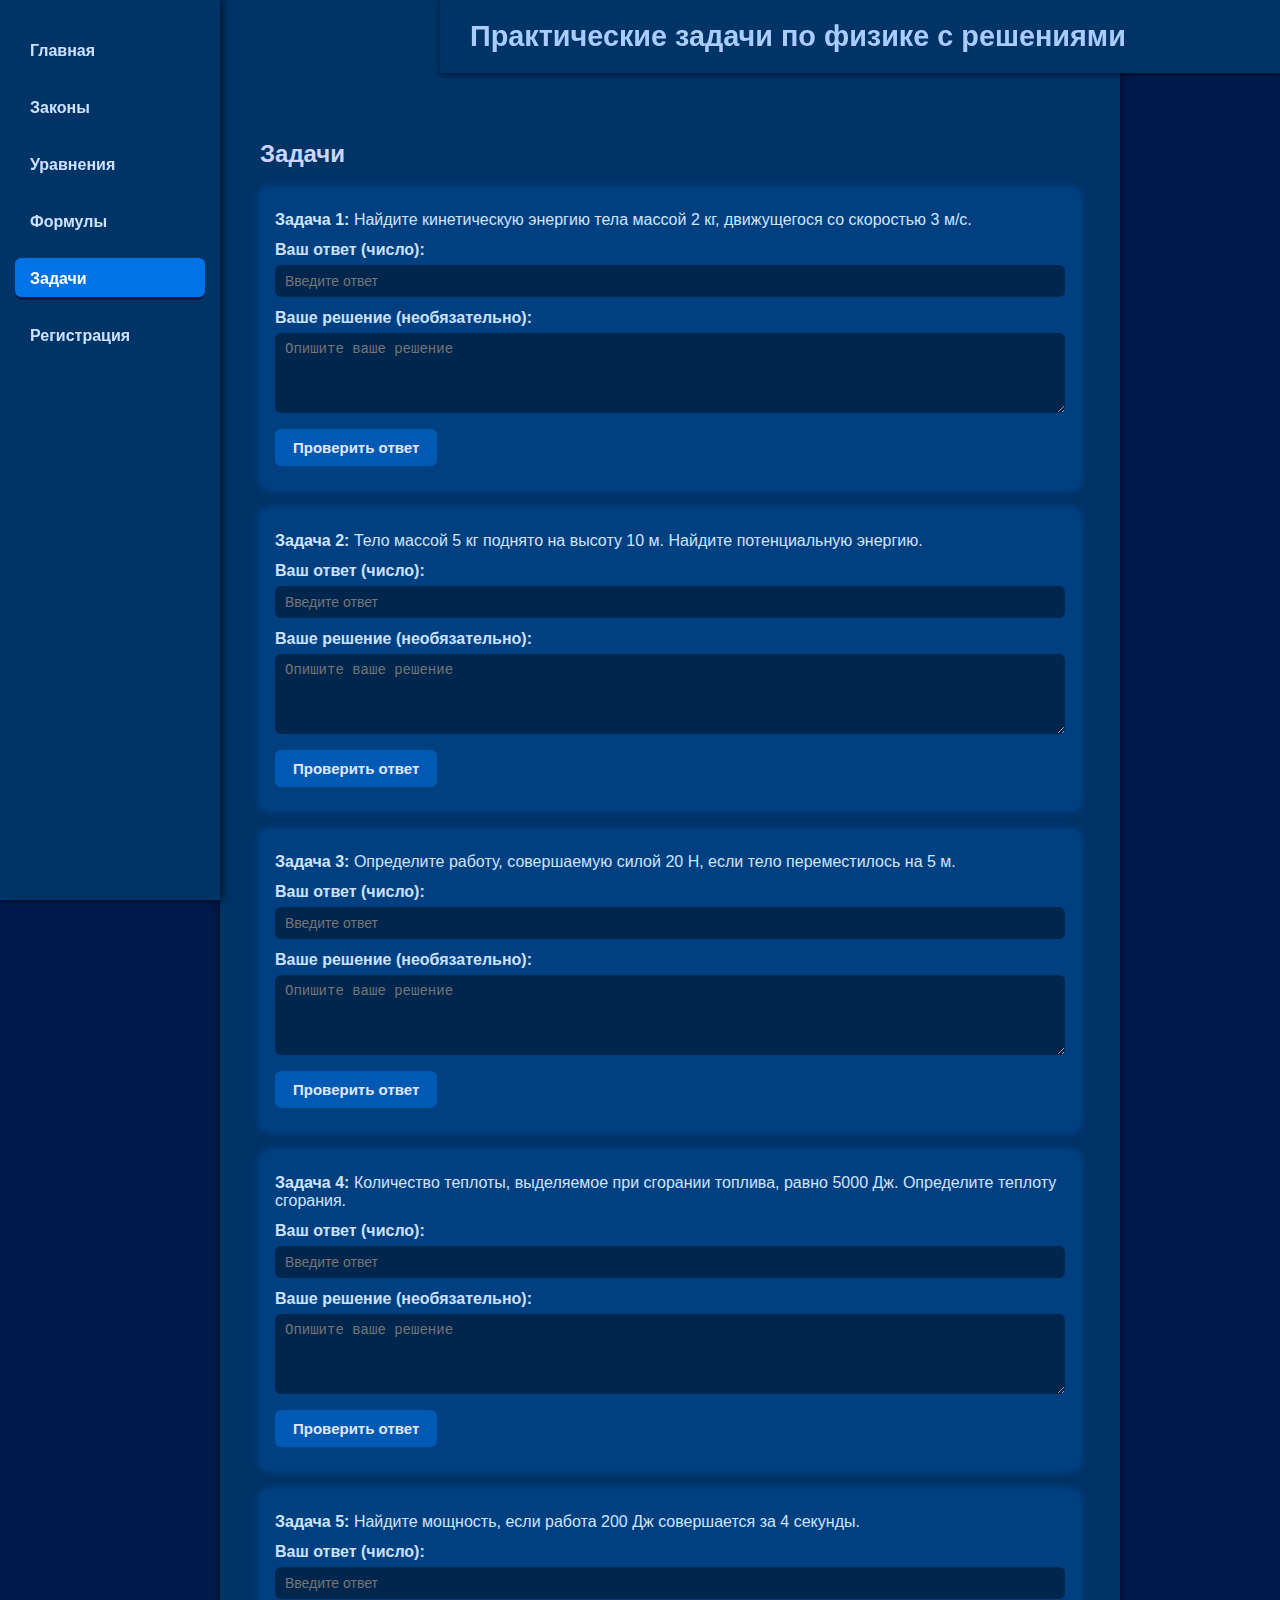
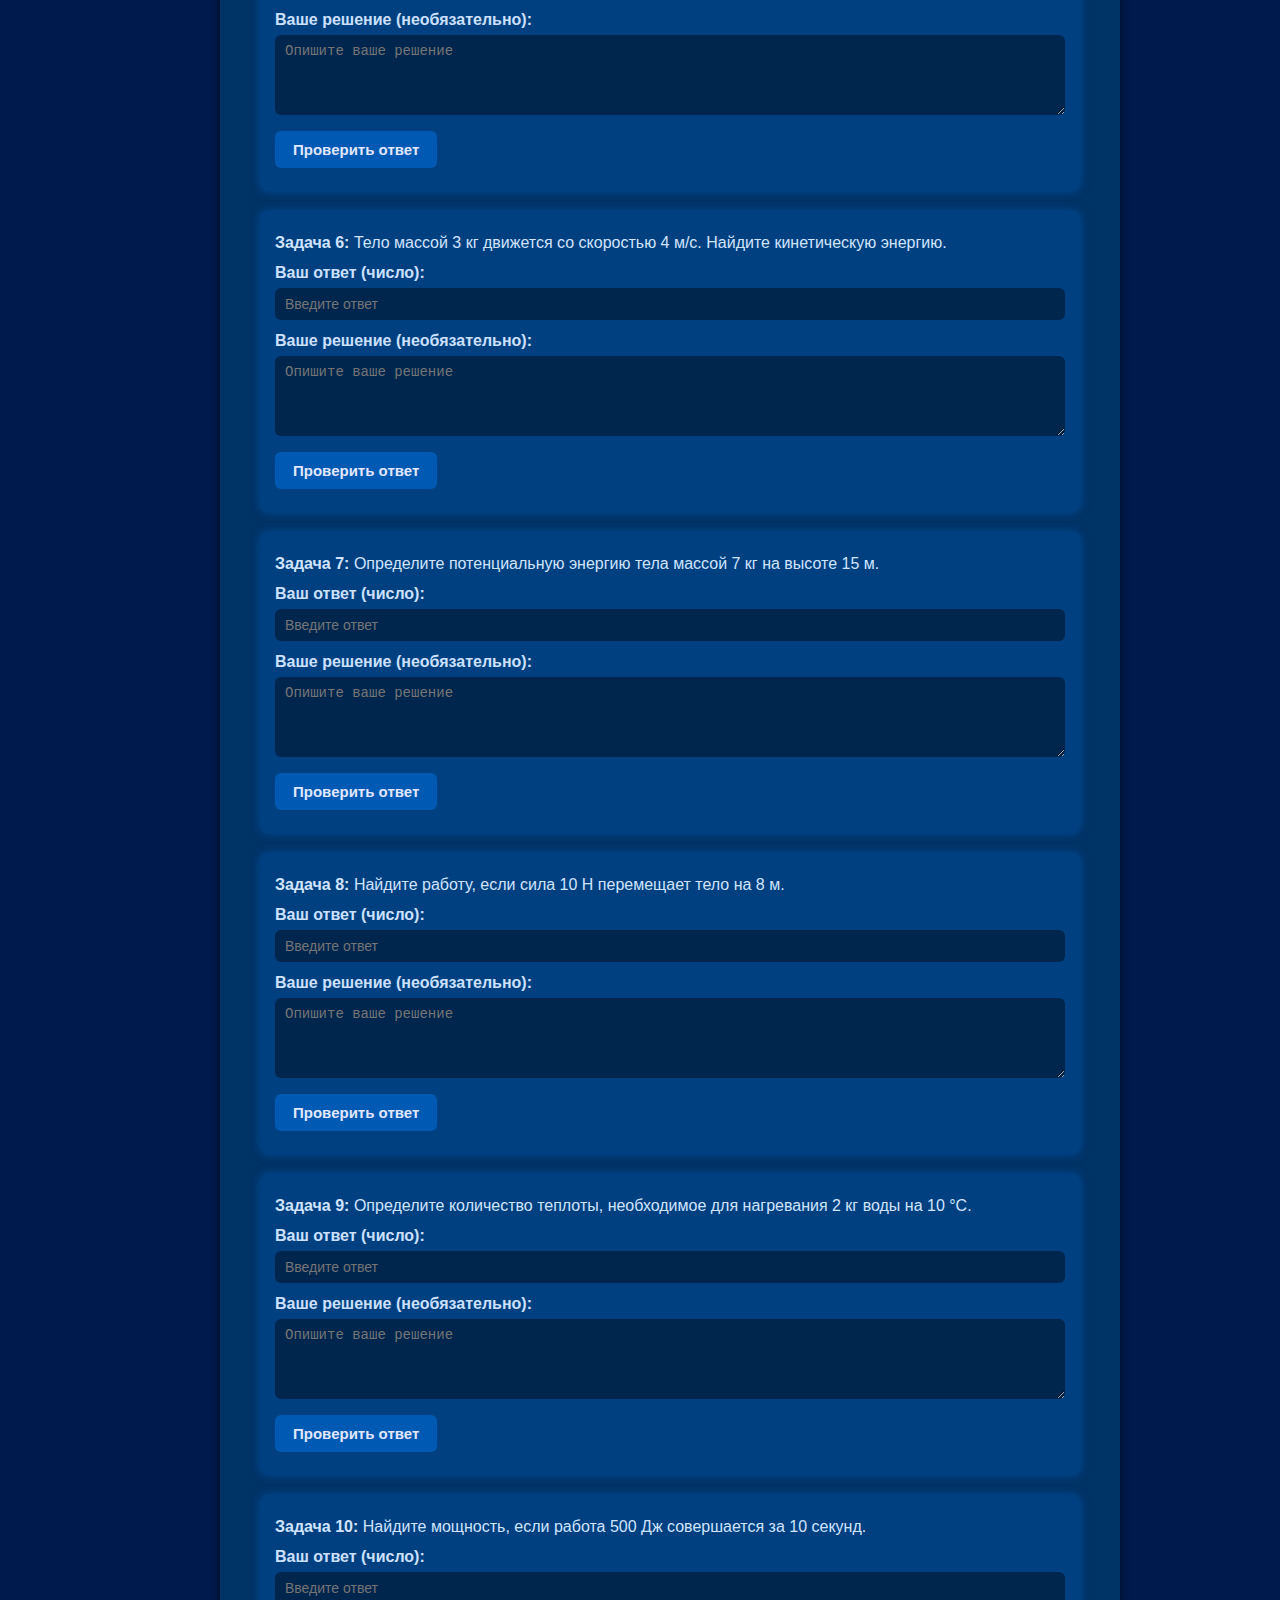
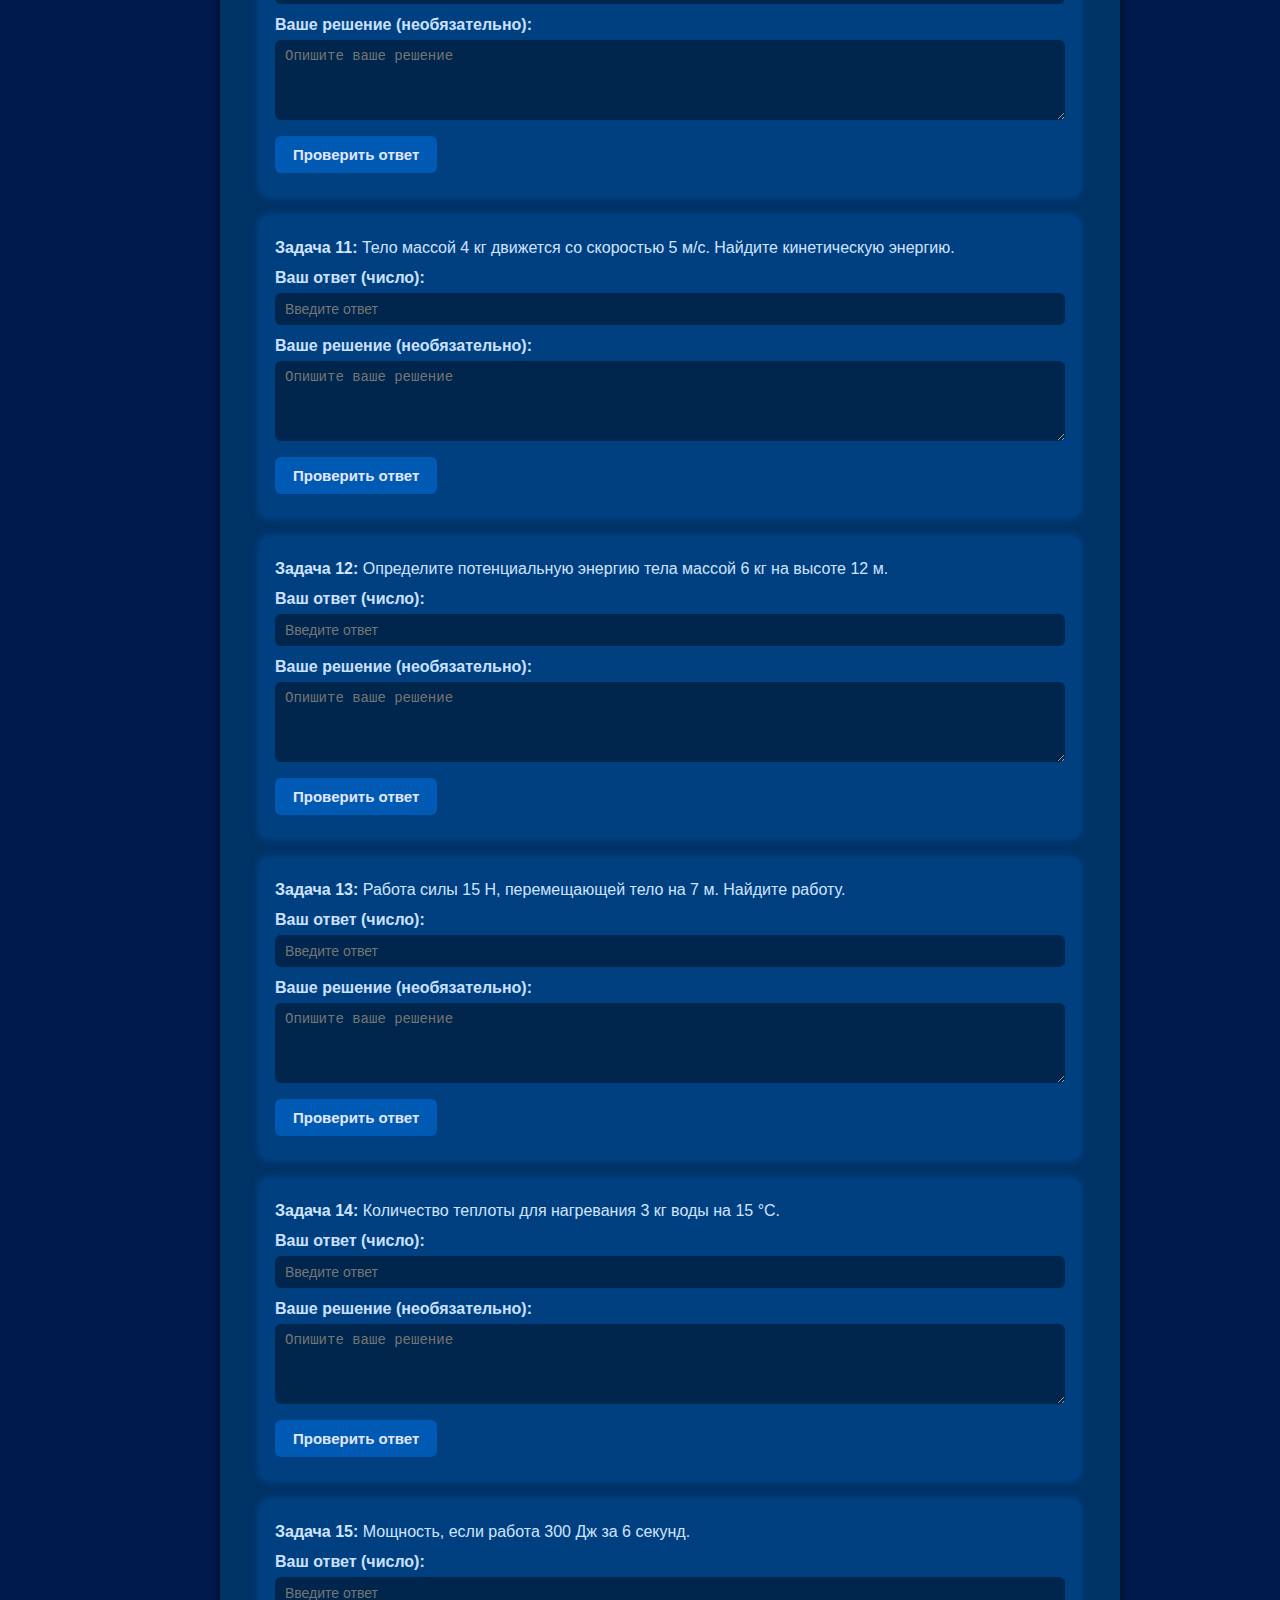
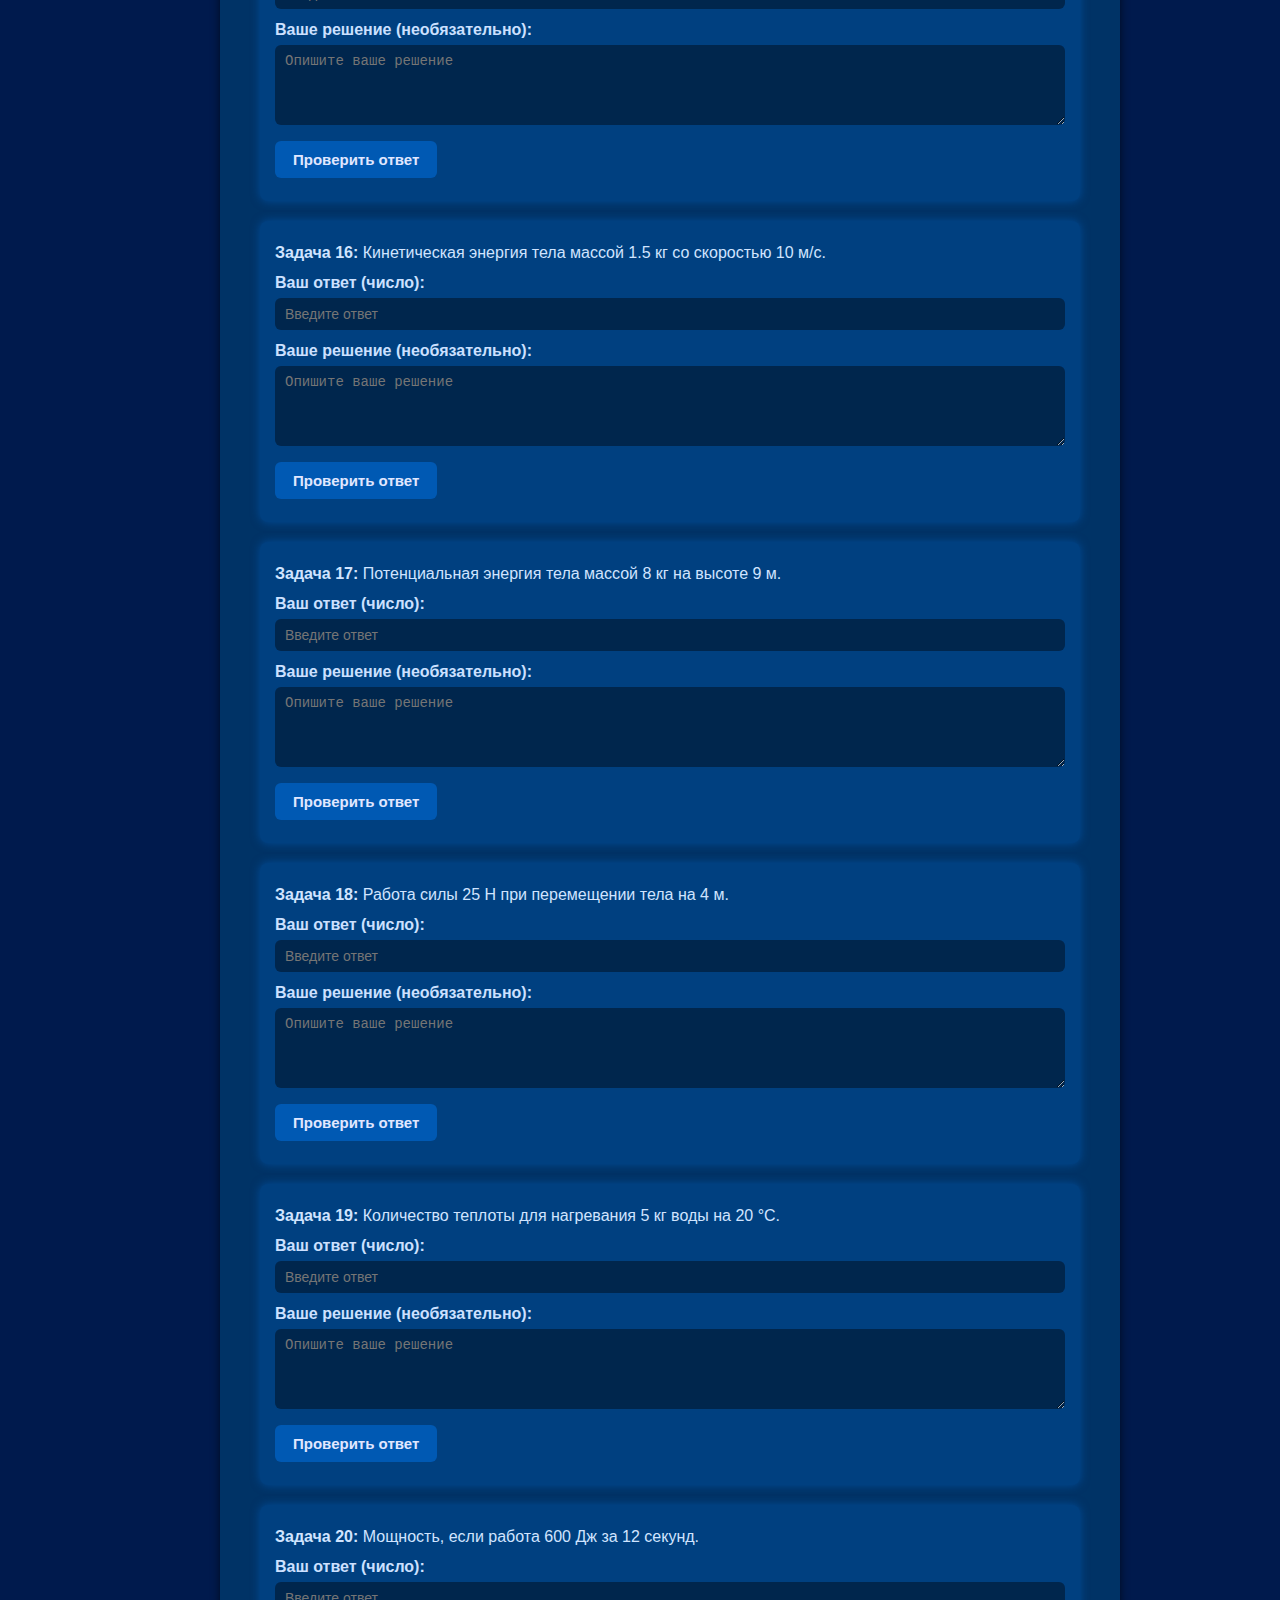
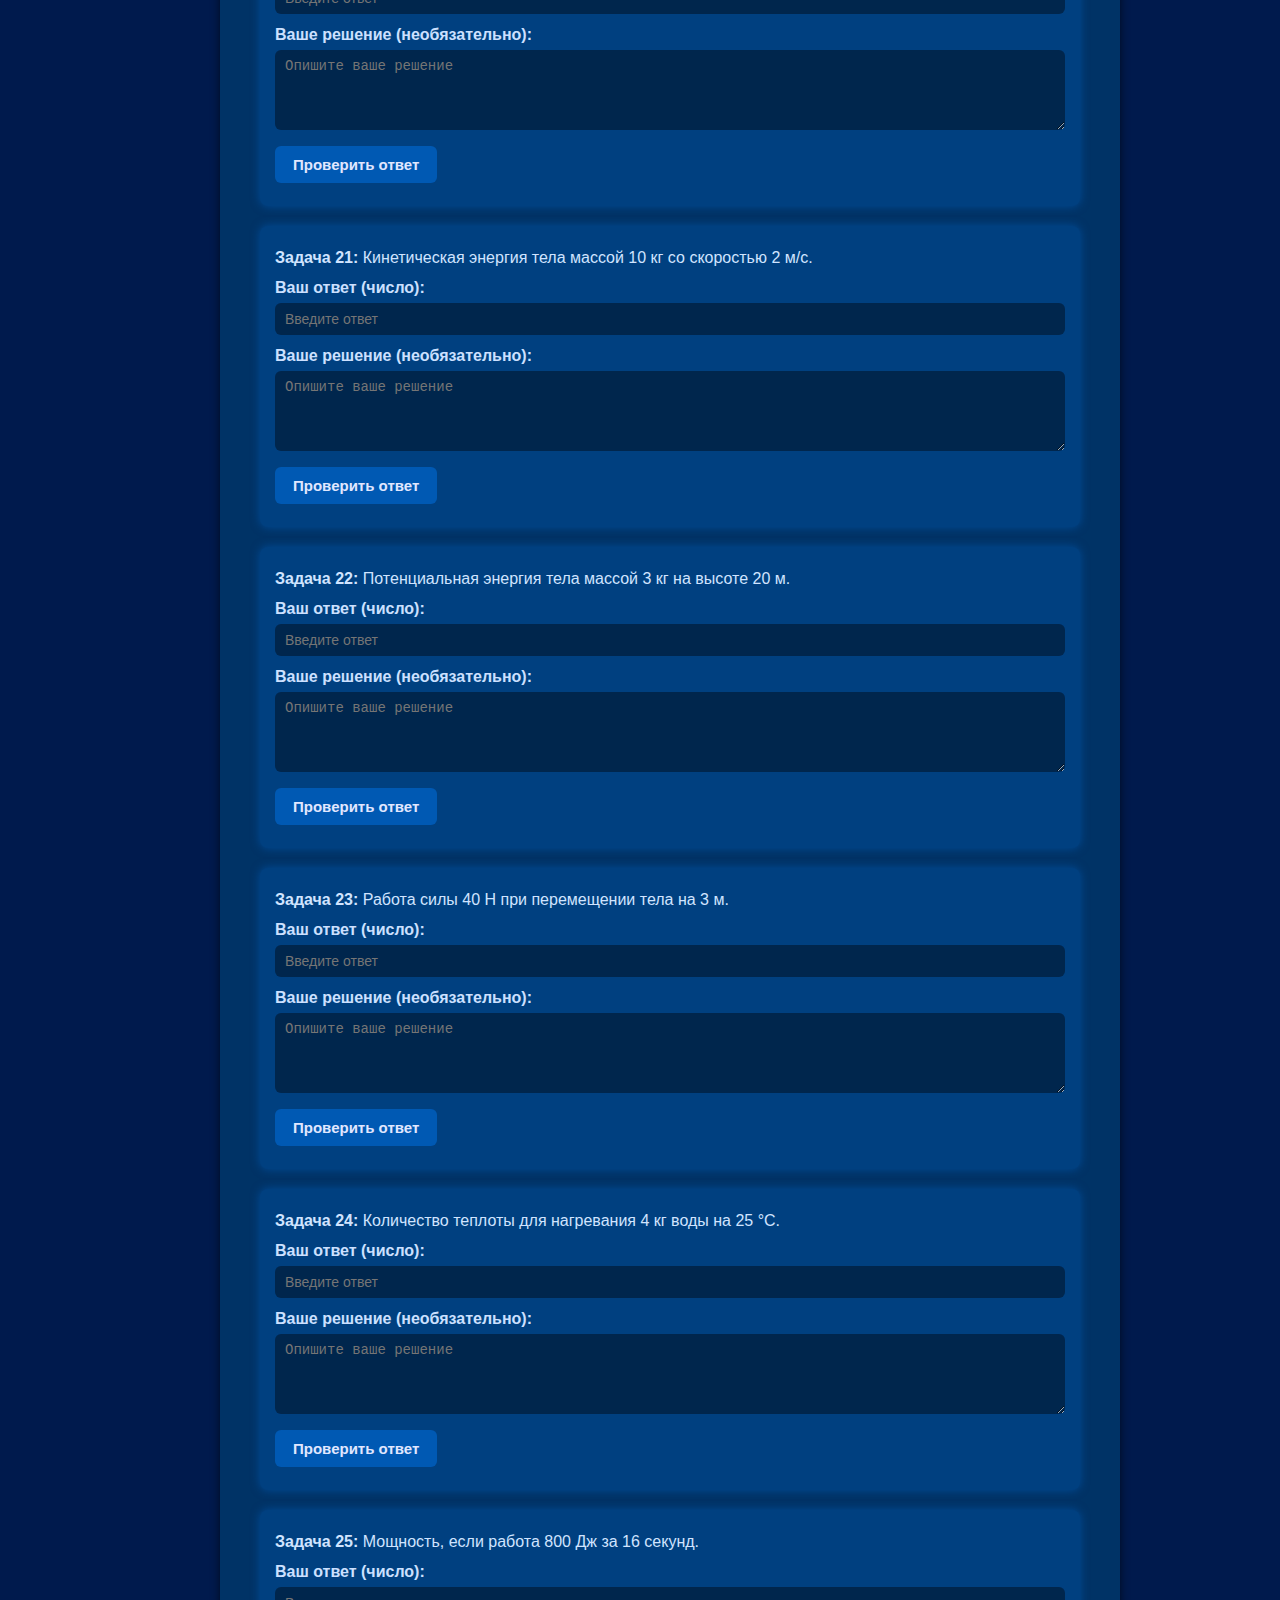
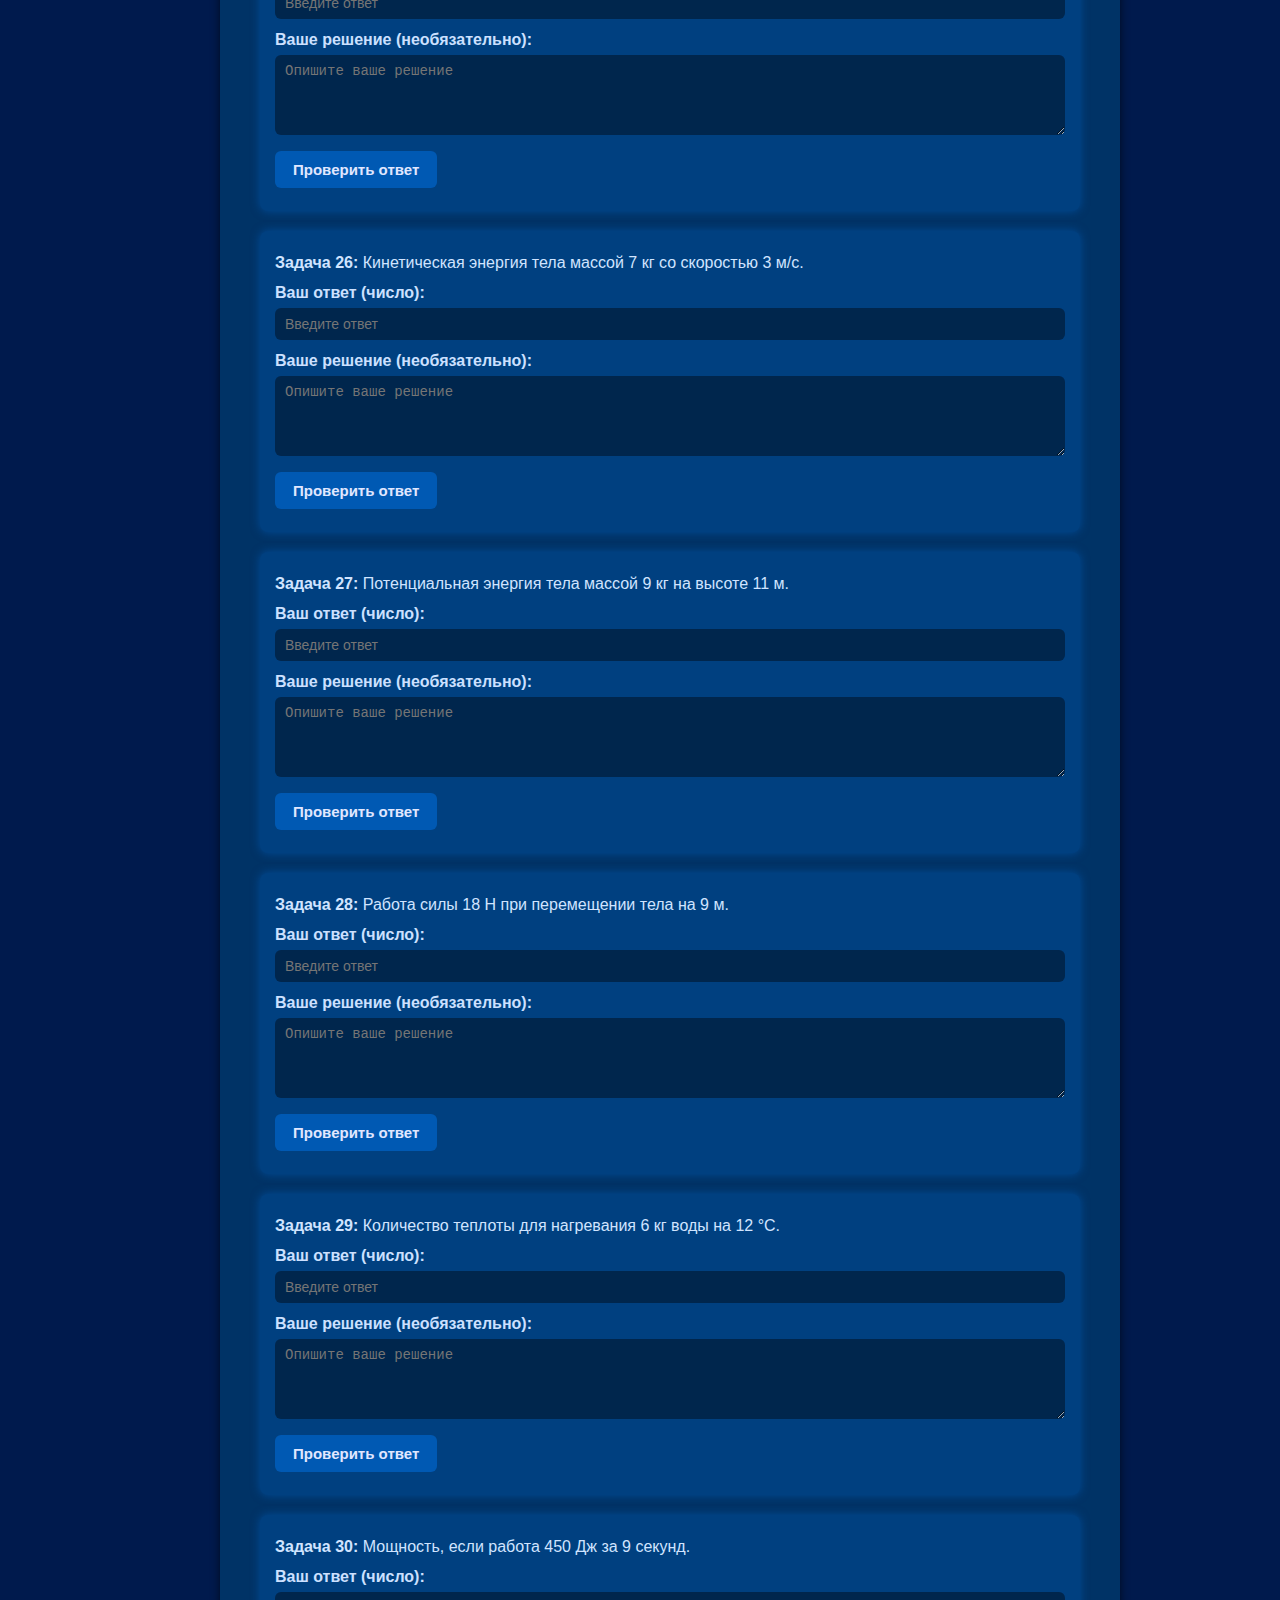
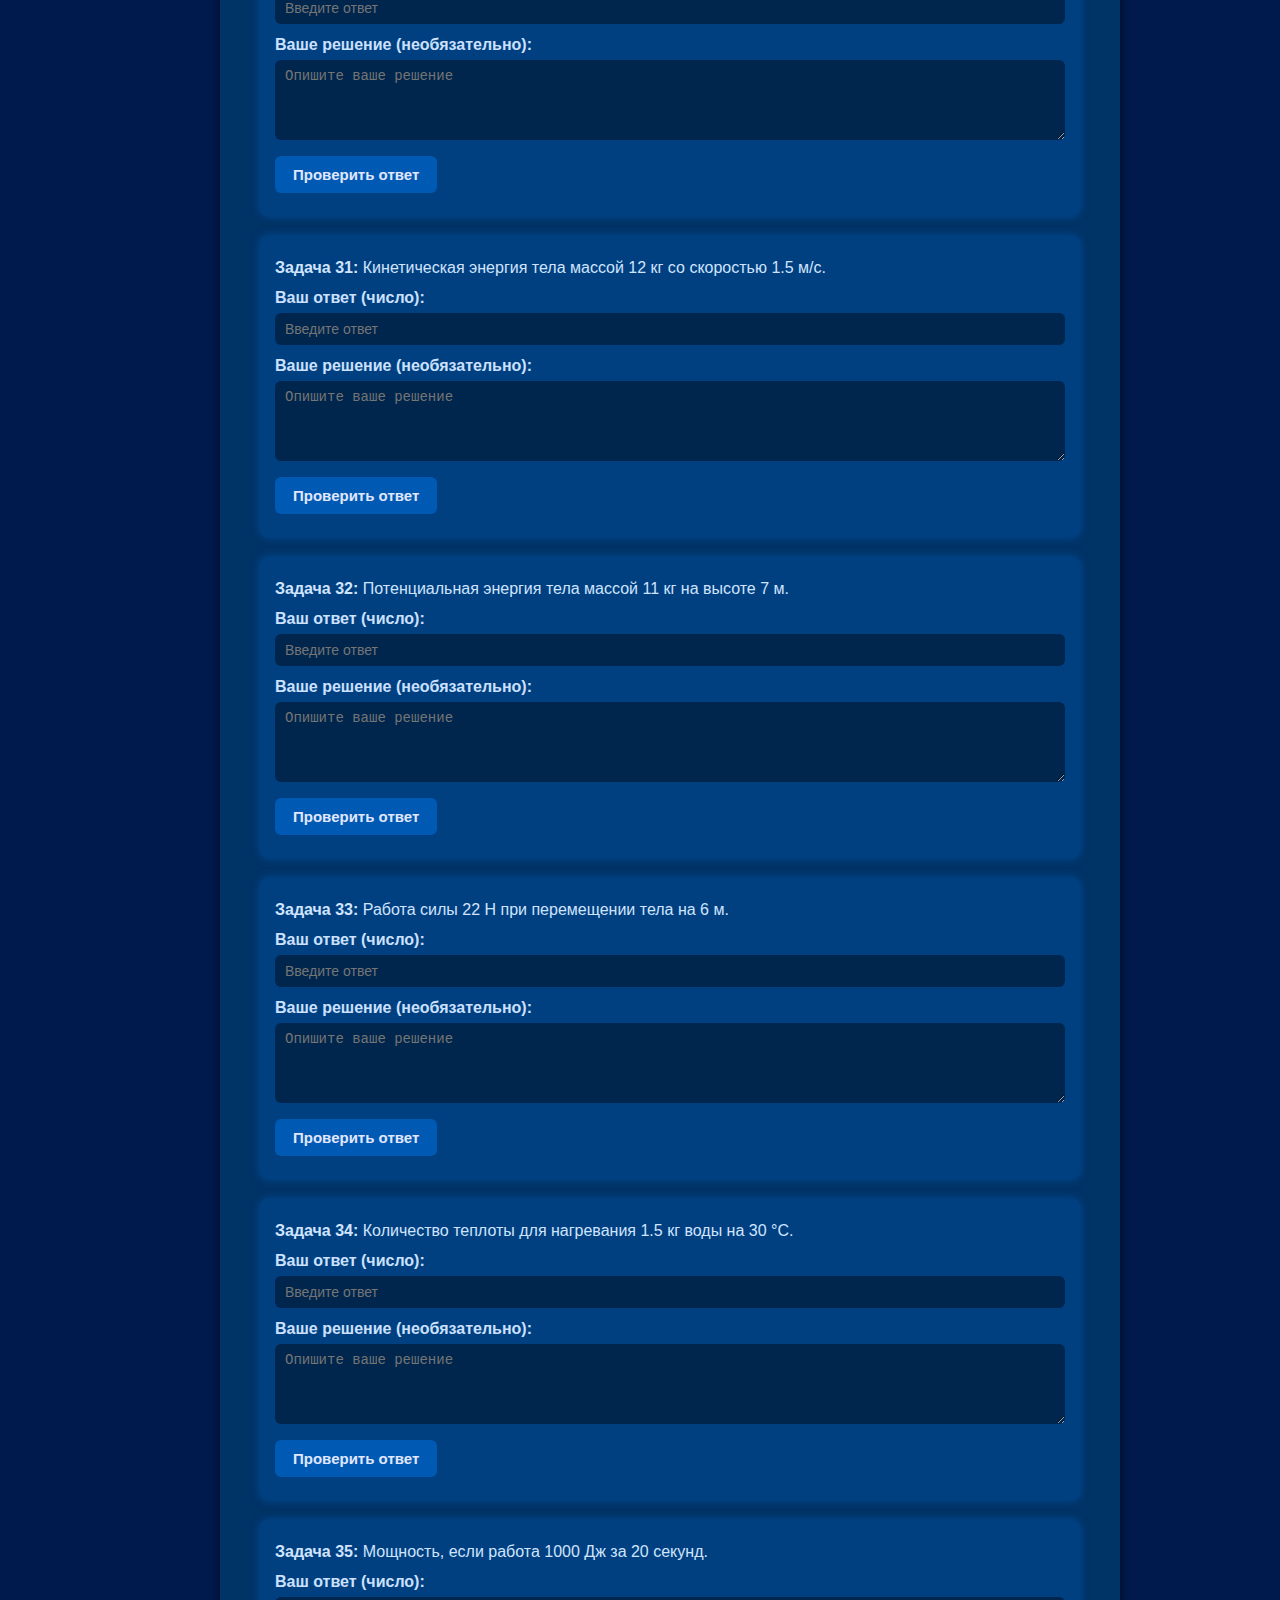
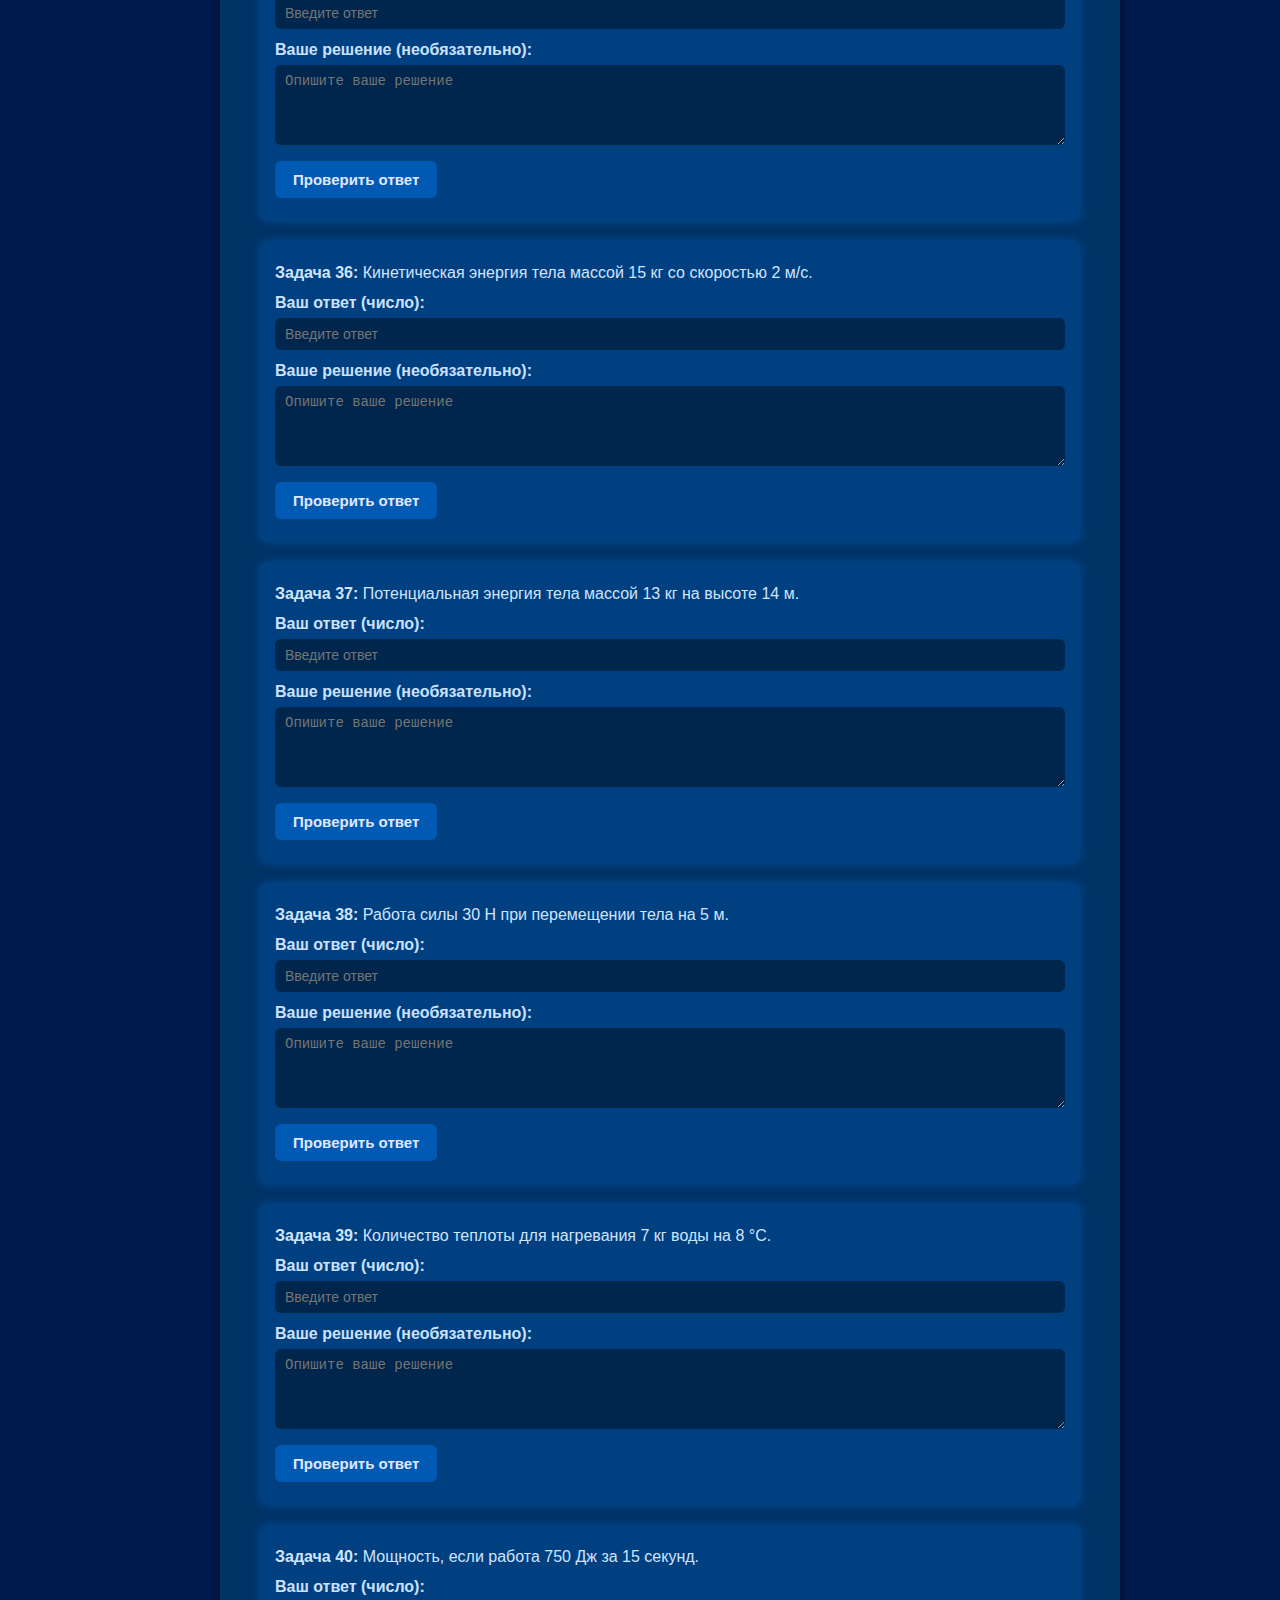
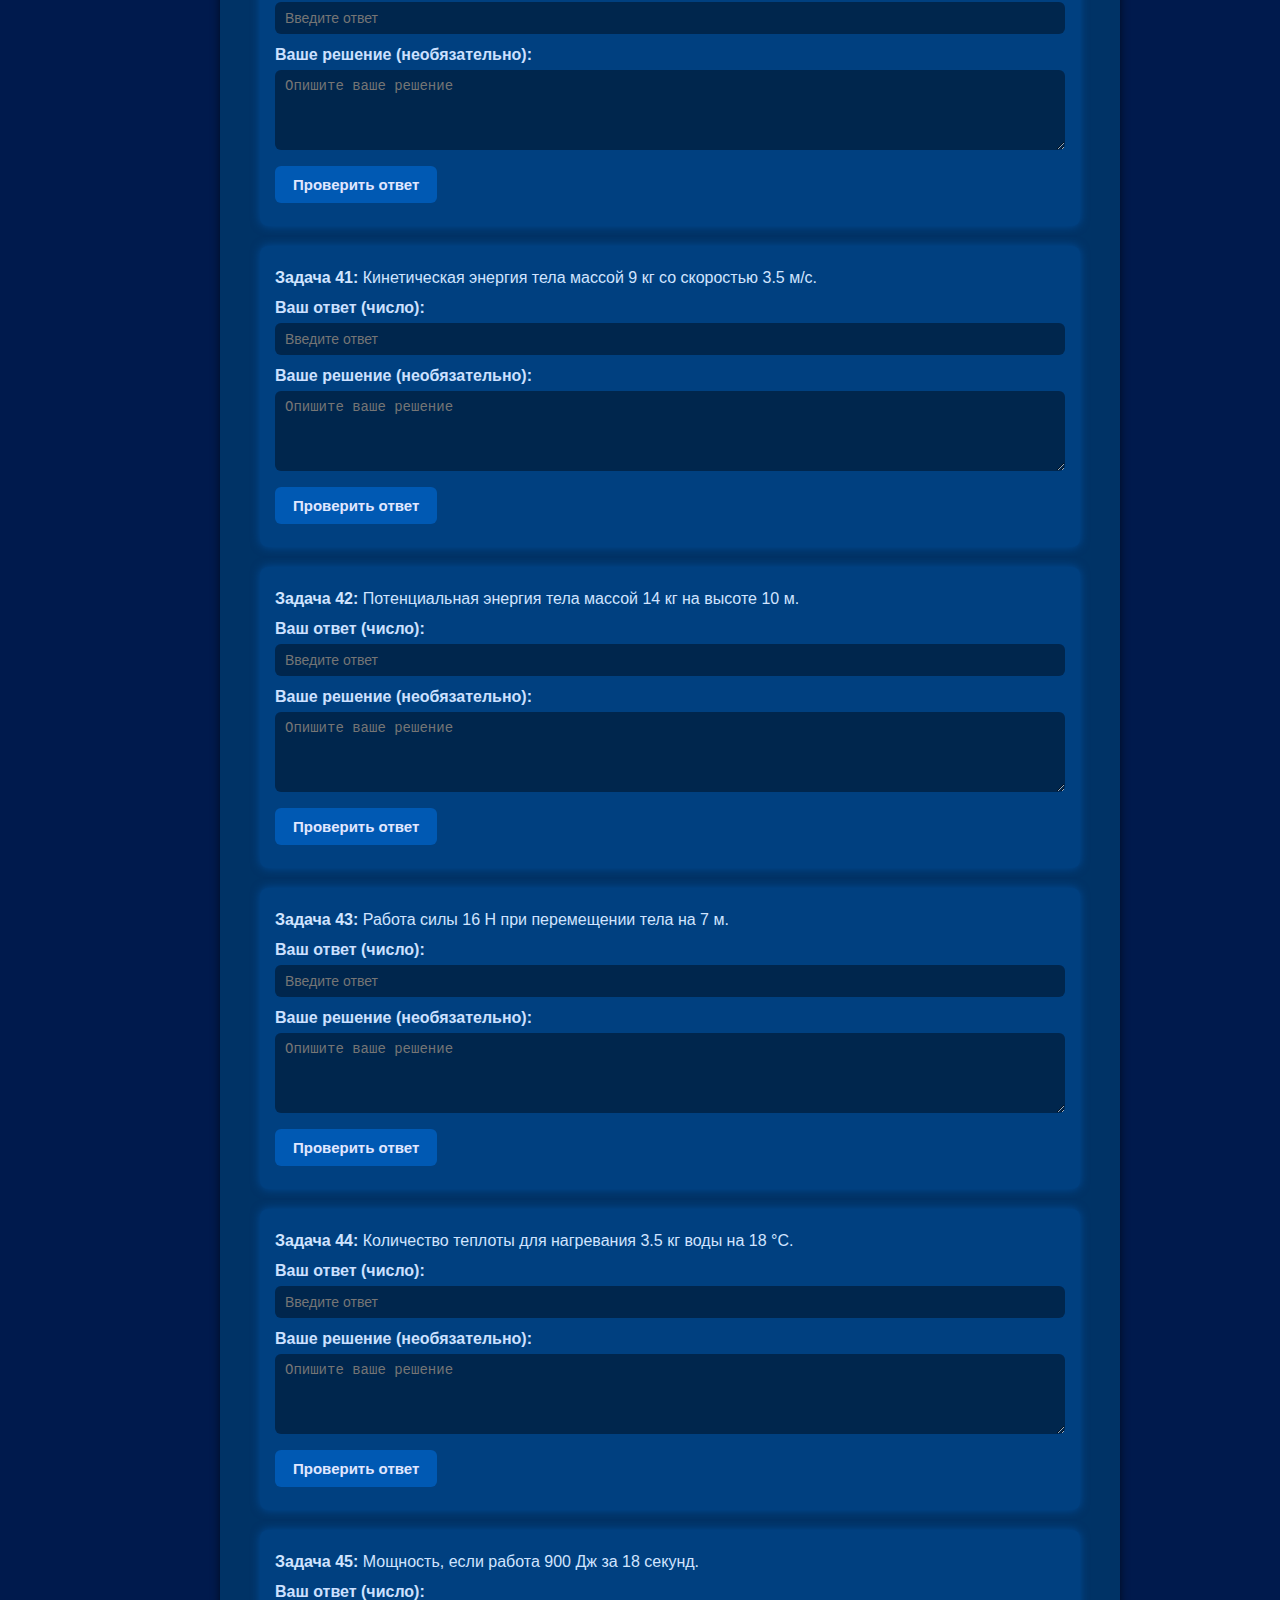
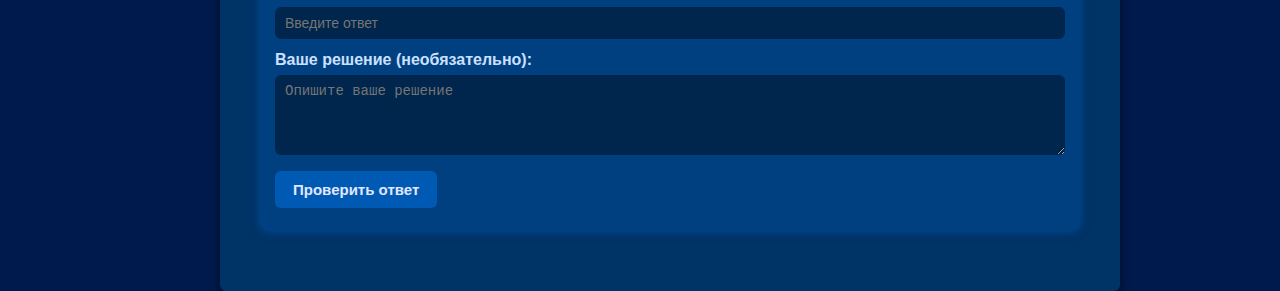
<file: tasks.html>
<!DOCTYPE html>
<html lang="ru">
<head>
  <meta charset="UTF-8" />
  <meta name="viewport" content="width=device-width, initial-scale=1" />
  <title>Задачи по физике</title>
  <style>
    /* Сброс и базовые стили */
    * {
      box-sizing: border-box;
    }

    body {
      margin: 0;
      padding: 0;
      font-family: Arial, sans-serif;
      background-color: #001a4d; /* темно-синий фон */
      color: #e0e7ff;
      display: flex;
      min-height: 100vh;
    }

    /* Боковая панель */
    nav.sidebar {
      position: fixed;
      top: 0;
      left: 0;
      width: 220px;
      height: 100vh;
      background-color: #003366;
      box-shadow: 2px 0 8px rgba(0,0,0,0.7);
      padding: 30px 15px;
      display: flex;
      flex-direction: column;
      gap: 15px;
      z-index: 1000;
      overflow-y: auto;
    }

    nav.sidebar a {
      color: #cce0ff;
      text-decoration: none;
      font-weight: 600;
      padding: 12px 15px;
      border-radius: 6px;
      transition: background-color 0.3s, color 0.3s;
      display: block;
    }

    nav.sidebar a:hover,
    nav.sidebar a.active {
      background-color: #0073e6;
      color: #fff;
      font-weight: 700;
      box-shadow: inset 0 -3px 0 #001f4d;
    }

    /* Заголовок */
    header {
      margin-left: 220px; /* сдвиг справа от панели */
      background-color: #003366;
      padding: 20px 30px;
      box-shadow: 0 2px 5px rgba(0,0,0,0.5);
      position: fixed;
      top: 0;
      left: 220px;
      right: 0;
      z-index: 900;
    }

    header h1 {
      margin: 0;
      font-size: 1.8rem;
      color: #aaccff;
    }

    /* Основной контент */
    main {
      margin-left: 220px;
      padding: 140px 40px 40px 40px; /* сверху отступ для header */
      max-width: 900px;
      background-color: #003366;
      border-radius: 0 6px 6px 6px;
      box-shadow: 0 4px 10px rgba(0,0,0,0.6);
      color: #d0e4ff;
    }

    h2 {
      margin-top: 0;
      color: #cbd5ff;
    }

    .task {
      background-color: #004080;
      padding: 15px;
      margin-bottom: 20px;
      border-radius: 8px;
      box-shadow: 0 0 10px rgba(0, 102, 204, 0.5);
    }

    .task p {
      margin: 8px 0;
    }

    label {
      display: block;
      margin-top: 12px;
      font-weight: 600;
      color: #cce0ff;
    }

    input[type="text"],
    textarea {
      width: 100%;
      padding: 8px 10px;
      margin-top: 6px;
      border-radius: 6px;
      border: none;
      font-size: 14px;
      box-sizing: border-box;
      background-color: #00264d;
      color: #d0e4ff;
      resize: vertical;
      transition: border-color 0.3s, background-color 0.3s;
    }

    textarea {
      height: 80px;
    }

    button {
      margin-top: 12px;
      background-color: #0059b3;
      color: #e0e7ff;
      border: none;
      padding: 10px 18px;
      cursor: pointer;
      border-radius: 6px;
      font-size: 15px;
      font-weight: 600;
      transition: background-color 0.3s;
    }

    button:hover {
      background-color: #0073e6;
    }

    /* Правильный/неправильный ответ */
    .correct {
      border: 2px solid #00ff00 !important;
      background-color: #003300 !important;
      color: #aaffaa !important;
    }

    .incorrect {
      border: 2px solid #ff4444 !important;
      background-color: #330000 !important;
      color: #ffaaaa !important;
    }

    /* Сообщение о результате */
    .result-message {
      margin-top: 10px;
      font-weight: 700;
      font-size: 16px;
    }

    .result-message.correct {
      color: #00ff00;
    }

    .result-message.incorrect {
      color: #ff4444;
    }

    /* Блок с объяснением и ответом скрыт по умолчанию */
    .explanation {
      display: none;
      margin-top: 10px;
      background-color: rgba(255 255 255 / 0.1);
      padding: 10px;
      border-radius: 6px;
      color: #cce0ff;
      font-style: normal;
    }

    /* Адаптивность */
    @media (max-width: 900px) {
      body {
        flex-direction: column;
      }

      nav.sidebar {
        position: relative;
        width: 100%;
        height: auto;
        flex-direction: row;
        padding: 10px 0;
        box-shadow: none;
        overflow-x: auto;
        gap: 10px;
      }

      nav.sidebar a {
        flex: 1 0 auto;
        text-align: center;
        padding: 10px 5px;
        font-size: 14px;
      }

      header {
        margin-left: 0;
        position: relative;
        padding: 20px 15px;
      }

      main {
        margin-left: 0;
        padding: 20px 15px 40px 15px;
        max-width: 100%;
      }
    }
  </style>
</head>
<body>
  <nav class="sidebar" aria-label="Основная навигация">
    <a href="index.html">Главная</a>
    <a href="laws.html">Законы</a>
    <a href="equations.html">Уравнения</a>
    <a href="formulas.html">Формулы</a>
    <a href="tasks.html" class="active">Задачи</a>
    <a href="registration.html">Регистрация</a>
  </nav>

  <header>
    <h1>Практические задачи по физике с решениями</h1>
  </header>

  <main>
    <h2>Задачи</h2>
    <div id="tasksContainer"></div>
  </main>

  <script>
    const tasks = [
      {question: "Найдите кинетическую энергию тела массой 2 кг, движущегося со скоростью 3 м/с.", answer: "9", explanation: "Eк = 0.5 * 2 * 3² = 9 Дж"},
      {question: "Тело массой 5 кг поднято на высоту 10 м. Найдите потенциальную энергию.", answer: "490", explanation: "Eп = 5 * 9.8 * 10 = 490 Дж"},
      {question: "Определите работу, совершаемую силой 20 Н, если тело переместилось на 5 м.", answer: "100", explanation: "A = 20 * 5 = 100 Дж"},
      {question: "Количество теплоты, выделяемое при сгорании топлива, равно 5000 Дж. Определите теплоту сгорания.", answer: "5000", explanation: "Q = 5000 Дж"},
      {question: "Найдите мощность, если работа 200 Дж совершается за 4 секунды.", answer: "50", explanation: "P = 200 / 4 = 50 Вт"},
      {question: "Тело массой 3 кг движется со скоростью 4 м/с. Найдите кинетическую энергию.", answer: "24", explanation: "Eк = 0.5 * 3 * 4² = 24 Дж"},
      {question: "Определите потенциальную энергию тела массой 7 кг на высоте 15 м.", answer: "1029", explanation: "Eп = 7 * 9.8 * 15 = 1029 Дж"},
      {question: "Найдите работу, если сила 10 Н перемещает тело на 8 м.", answer: "80", explanation: "A = 10 * 8 = 80 Дж"},
      {question: "Определите количество теплоты, необходимое для нагревания 2 кг воды на 10 °C.", answer: "84000", explanation: "Q = 2 * 4200 * 10 = 84000 Дж"},
      {question: "Найдите мощность, если работа 500 Дж совершается за 10 секунд.", answer: "50", explanation: "P = 500 / 10 = 50 Вт"},
      {question: "Тело массой 4 кг движется со скоростью 5 м/с. Найдите кинетическую энергию.", answer: "50", explanation: "Eк = 0.5 * 4 * 5² = 50 Дж"},
      {question: "Определите потенциальную энергию тела массой 6 кг на высоте 12 м.", answer: "705.6", explanation: "Eп = 6 * 9.8 * 12 = 705.6 Дж"},
      {question: "Работа силы 15 Н, перемещающей тело на 7 м. Найдите работу.", answer: "105", explanation: "A = 15 * 7 = 105 Дж"},
      {question: "Количество теплоты для нагревания 3 кг воды на 15 °C.", answer: "189000", explanation: "Q = 3 * 4200 * 15 = 189000 Дж"},
      {question: "Мощность, если работа 300 Дж за 6 секунд.", answer: "50", explanation: "P = 300 / 6 = 50 Вт"},
      {question: "Кинетическая энергия тела массой 1.5 кг со скоростью 10 м/с.", answer: "75", explanation: "Eк = 0.5 * 1.5 * 10² = 75 Дж"},
      {question: "Потенциальная энергия тела массой 8 кг на высоте 9 м.", answer: "705.6", explanation: "Eп = 8 * 9.8 * 9 = 705.6 Дж"},
      {question: "Работа силы 25 Н при перемещении тела на 4 м.", answer: "100", explanation: "A = 25 * 4 = 100 Дж"},
      {question: "Количество теплоты для нагревания 5 кг воды на 20 °C.", answer: "420000", explanation: "Q = 5 * 4200 * 20 = 420000 Дж"},
      {question: "Мощность, если работа 600 Дж за 12 секунд.", answer: "50", explanation: "P = 600 / 12 = 50 Вт"},
      {question: "Кинетическая энергия тела массой 10 кг со скоростью 2 м/с.", answer: "20", explanation: "Eк = 0.5 * 10 * 2² = 20 Дж"},
      {question: "Потенциальная энергия тела массой 3 кг на высоте 20 м.", answer: "588", explanation: "Eп = 3 * 9.8 * 20 = 588 Дж"},
      {question: "Работа силы 40 Н при перемещении тела на 3 м.", answer: "120", explanation: "A = 40 * 3 = 120 Дж"},
      {question: "Количество теплоты для нагревания 4 кг воды на 25 °C.", answer: "420000", explanation: "Q = 4 * 4200 * 25 = 420000 Дж"},
      {question: "Мощность, если работа 800 Дж за 16 секунд.", answer: "50", explanation: "P = 800 / 16 = 50 Вт"},
      {question: "Кинетическая энергия тела массой 7 кг со скоростью 3 м/с.", answer: "31.5", explanation: "Eк = 0.5 * 7 * 3² = 31.5 Дж"},
      {question: "Потенциальная энергия тела массой 9 кг на высоте 11 м.", answer: "970.2", explanation: "Eп = 9 * 9.8 * 11 = 970.2 Дж"},
      {question: "Работа силы 18 Н при перемещении тела на 9 м.", answer: "162", explanation: "A = 18 * 9 = 162 Дж"},
      {question: "Количество теплоты для нагревания 6 кг воды на 12 °C.", answer: "302400", explanation: "Q = 6 * 4200 * 12 = 302400 Дж"},
      {question: "Мощность, если работа 450 Дж за 9 секунд.", answer: "50", explanation: "P = 450 / 9 = 50 Вт"},
      {question: "Кинетическая энергия тела массой 12 кг со скоростью 1.5 м/с.", answer: "13.5", explanation: "Eк = 0.5 * 12 * 1.5² = 13.5 Дж"},
      {question: "Потенциальная энергия тела массой 11 кг на высоте 7 м.", answer: "754.6", explanation: "Eп = 11 * 9.8 * 7 = 754.6 Дж"},
      {question: "Работа силы 22 Н при перемещении тела на 6 м.", answer: "132", explanation: "A = 22 * 6 = 132 Дж"},
      {question: "Количество теплоты для нагревания 1.5 кг воды на 30 °C.", answer: "189000", explanation: "Q = 1.5 * 4200 * 30 = 189000 Дж"},
      {question: "Мощность, если работа 1000 Дж за 20 секунд.", answer: "50", explanation: "P = 1000 / 20 = 50 Вт"},
      {question: "Кинетическая энергия тела массой 15 кг со скоростью 2 м/с.", answer: "30", explanation: "Eк = 0.5 * 15 * 2² = 30 Дж"},
      {question: "Потенциальная энергия тела массой 13 кг на высоте 14 м.", answer: "1783.6", explanation: "Eп = 13 * 9.8 * 14 = 1783.6 Дж"},
      {question: "Работа силы 30 Н при перемещении тела на 5 м.", answer: "150", explanation: "A = 30 * 5 = 150 Дж"},
      {question: "Количество теплоты для нагревания 7 кг воды на 8 °C.", answer: "235200", explanation: "Q = 7 * 4200 * 8 = 235200 Дж"},
      {question: "Мощность, если работа 750 Дж за 15 секунд.", answer: "50", explanation: "P = 750 / 15 = 50 Вт"},
      {question: "Кинетическая энергия тела массой 9 кг со скоростью 3.5 м/с.", answer: "55.125", explanation: "Eк = 0.5 * 9 * 3.5² = 55.125 Дж"},
      {question: "Потенциальная энергия тела массой 14 кг на высоте 10 м.", answer: "1372", explanation: "Eп = 14 * 9.8 * 10 = 1372 Дж"},
      {question: "Работа силы 16 Н при перемещении тела на 7 м.", answer: "112", explanation: "A = 16 * 7 = 112 Дж"},
      {question: "Количество теплоты для нагревания 3.5 кг воды на 18 °C.", answer: "264600", explanation: "Q = 3.5 * 4200 * 18 = 264600 Дж"},
      {question: "Мощность, если работа 900 Дж за 18 секунд.", answer: "50", explanation: "P = 900 / 18 = 50 Вт"},
    ];

    function displayTasks() {
      const container = document.getElementById('tasksContainer');
      container.innerHTML = '';
      tasks.forEach((task, index) => {
        const div = document.createElement('div');
        div.className = 'task';
        div.innerHTML = `
          <p><strong>Задача ${index + 1}:</strong> ${task.question}</p>
          <label for="answer-${index}">Ваш ответ (число):</label>
          <input type="text" id="answer-${index}" placeholder="Введите ответ" autocomplete="off" />
          <label for="solution-${index}">Ваше решение (необязательно):</label>
          <textarea id="solution-${index}" placeholder="Опишите ваше решение"></textarea>
          <button type="button" id="check-${index}">Проверить ответ</button>
          <p id="result-${index}" class="result-message"></p>
          <div id="explanation-${index}" class="explanation">
            <p><em>Правильный ответ:</em> <span>${task.answer}</span></p>
            <p><em>Объяснение:</em> ${task.explanation}</p>
          </div>
        `;
        container.appendChild(div);

        const checkBtn = div.querySelector(`#check-${index}`);
        const answerInput = div.querySelector(`#answer-${index}`);
        const resultP = div.querySelector(`#result-${index}`);
        const explanationDiv = div.querySelector(`#explanation-${index}`);

        checkBtn.addEventListener('click', () => {
          const userAnswer = answerInput.value.trim().replace(',', '.');
          if (!userAnswer) {
            resultP.textContent = 'Пожалуйста, введите ответ.';
            resultP.className = 'result-message incorrect';
            answerInput.classList.remove('correct');
            answerInput.classList.add('incorrect');
            explanationDiv.style.display = 'none';
            return;
          }
          const correctAnswer = parseFloat(task.answer);
          const userAnswerNum = parseFloat(userAnswer);
          if (isNaN(userAnswerNum)) {
            resultP.textContent = 'Ответ должен быть числом.';
            resultP.className = 'result-message incorrect';
            answerInput.classList.remove('correct');
            answerInput.classList.add('incorrect');
            explanationDiv.style.display = 'none';
            return;
          }
          if (Math.abs(userAnswerNum - correctAnswer) < 0.01) {
            resultP.textContent = 'Правильно!';
            resultP.className = 'result-message correct';
            answerInput.classList.remove('incorrect');
            answerInput.classList.add('correct');
          } else {
            resultP.textContent = 'Неправильно. Попробуйте еще раз.';
            resultP.className = 'result-message incorrect';
            answerInput.classList.remove('correct');
            answerInput.classList.add('incorrect');
          }
          // Показываем объяснение и правильный ответ в любом случае
          explanationDiv.style.display = 'block';
        });
      });
    }

    window.onload = displayTasks;
  </script>
</body>
</html>
</file>
